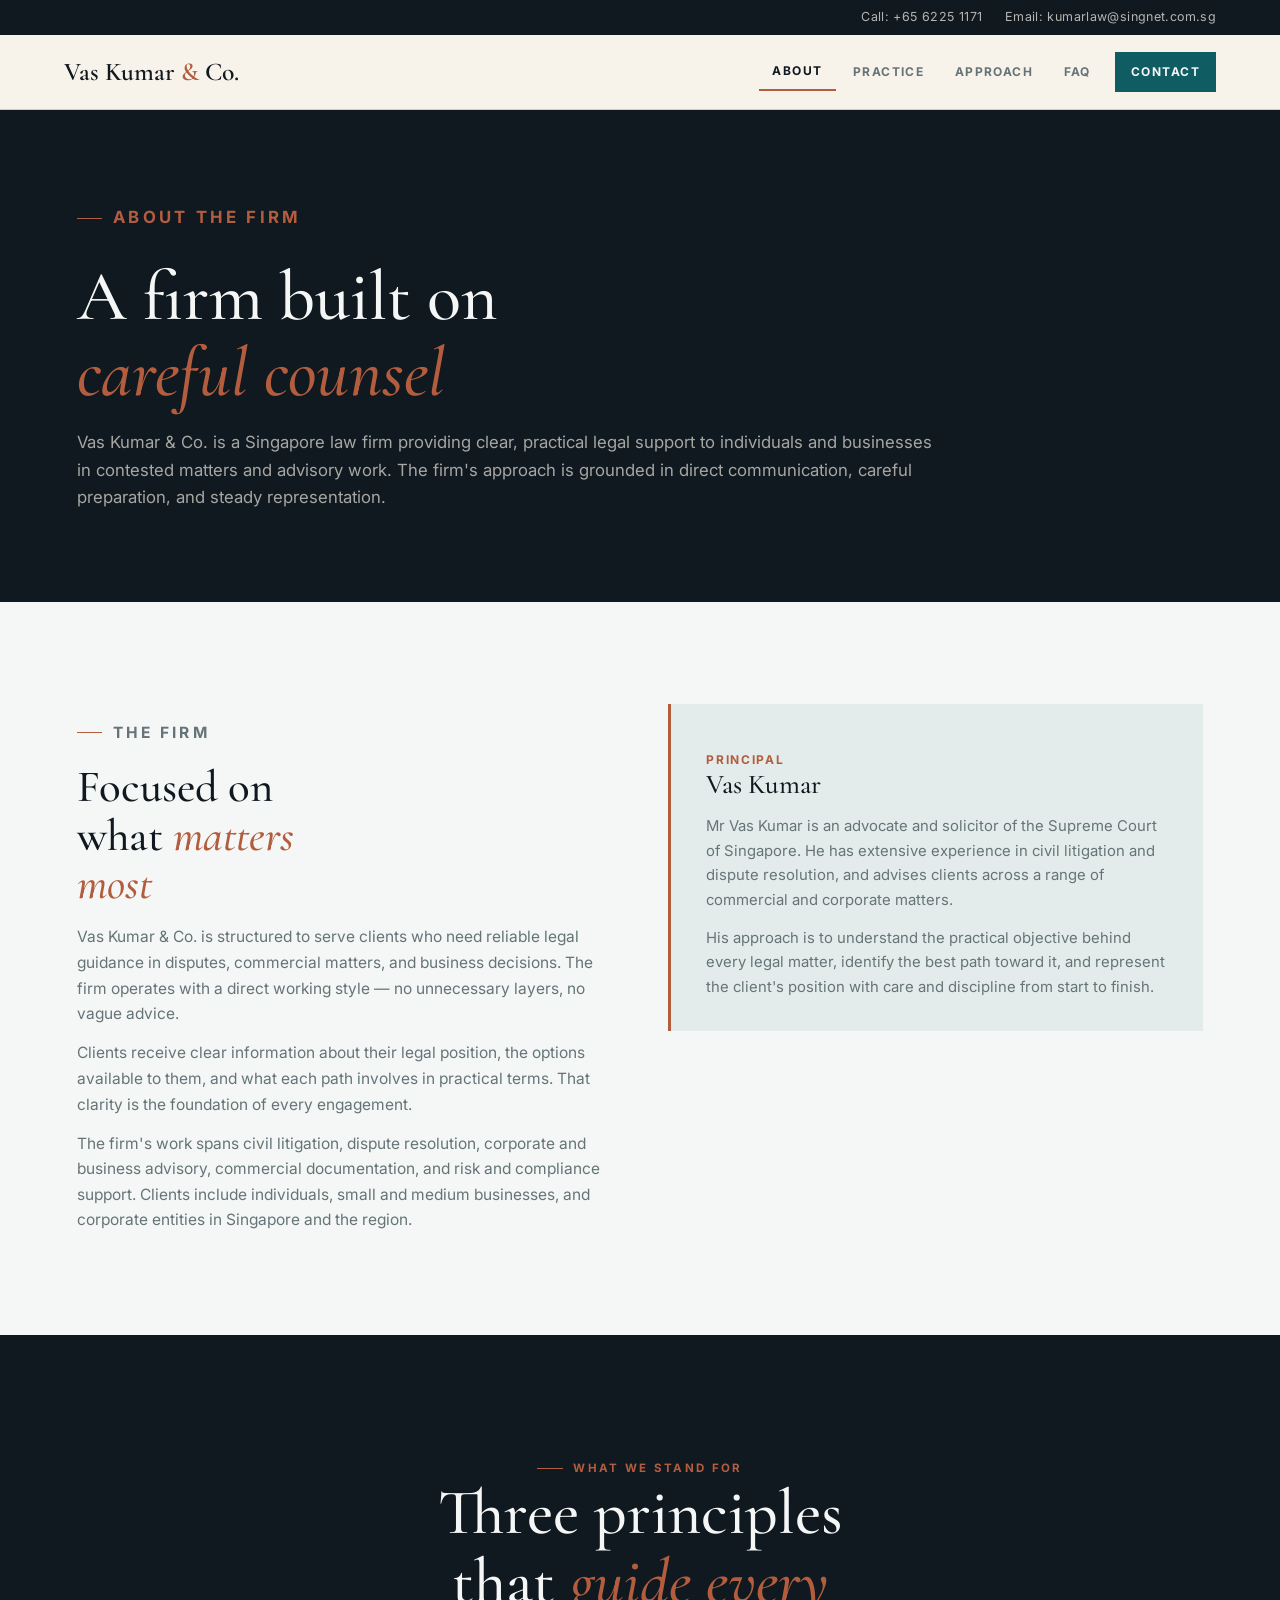
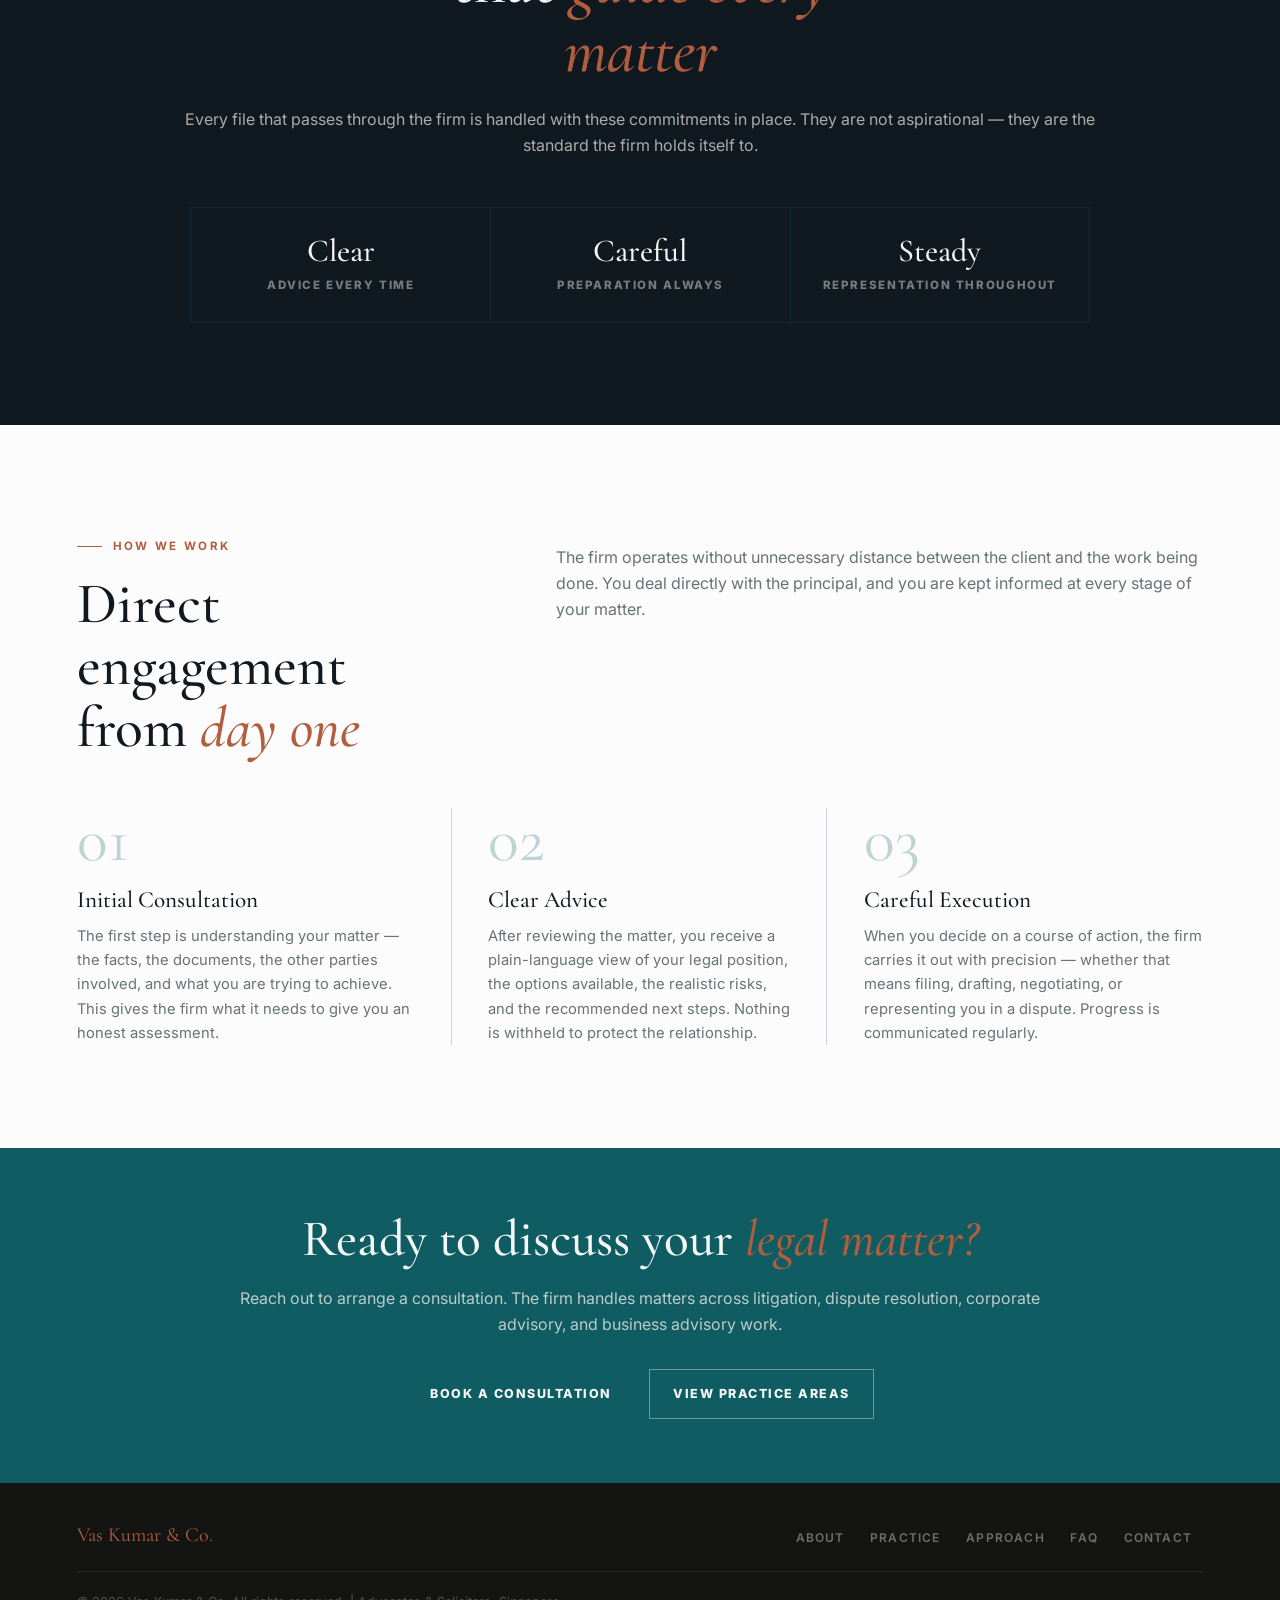
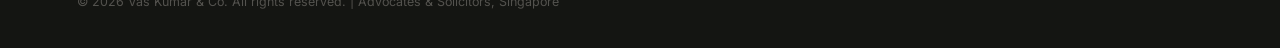
<file: about.html>
<!DOCTYPE html>
<html lang="en">
<head>
  <meta charset="UTF-8" />
  <meta name="viewport" content="width=device-width, initial-scale=1.0" />
  <title>About The Firm | Vas Kumar & Co.</title>
  <meta name="description" content="Learn about Vas Kumar & Co., a Singapore law firm focused on litigation, dispute resolution, and corporate and business advisory." />
  <link rel="preconnect" href="https://fonts.googleapis.com" />
  <link rel="preconnect" href="https://fonts.gstatic.com" crossorigin />
  <link href="https://fonts.googleapis.com/css2?family=Cormorant+Garamond:wght@400;500;600&family=Inter:wght@400;500;600;700&display=swap" rel="stylesheet" />
  <link rel="stylesheet" href="styles.css" />
</head>
<body>
  <a href="#main" class="skip-link">Skip to content</a>

  <div class="top-bar">
    <a href="tel:+6562251171">Call: +65 6225 1171</a>
    <a href="mailto:kumarlaw@singnet.com.sg">Email: kumarlaw@singnet.com.sg</a>
  </div>

  <nav class="site-nav" aria-label="Primary navigation">
    <a href="index.html" class="brand">Vas Kumar <span>&amp;</span> Co.</a>
    <button class="menu-toggle" type="button" aria-label="Toggle navigation" aria-expanded="false">
      <span></span><span></span><span></span>
    </button>
    <ul class="nav-links" id="navLinks">
      <li><a href="about.html" class="active">About</a></li>
      <li><a href="practice.html">Practice</a></li>
      <li><a href="approach.html">Approach</a></li>
      <li><a href="faq.html">FAQ</a></li>
      <li><a href="contact.html" class="nav-cta">Contact</a></li>
    </ul>
  </nav>

  <main id="main">
    <div class="page-hero">
      <p class="section-label">About The Firm</p>
      <h1>A firm built on <em>careful counsel</em></h1>
      <p>Vas Kumar & Co. is a Singapore law firm providing clear, practical legal support to individuals and businesses in contested matters and advisory work. The firm's approach is grounded in direct communication, careful preparation, and steady representation.</p>
    </div>

    <section>
      <div class="about-body reveal">
        <div>
          <p class="section-label">The Firm</p>
          <h2 class="section-heading">Focused on what <em>matters most</em></h2>
          <p>Vas Kumar & Co. is structured to serve clients who need reliable legal guidance in disputes, commercial matters, and business decisions. The firm operates with a direct working style — no unnecessary layers, no vague advice.</p>
          <p>Clients receive clear information about their legal position, the options available to them, and what each path involves in practical terms. That clarity is the foundation of every engagement.</p>
          <p>The firm's work spans civil litigation, dispute resolution, corporate and business advisory, commercial documentation, and risk and compliance support. Clients include individuals, small and medium businesses, and corporate entities in Singapore and the region.</p>
        </div>
        <div>
          <div class="principal-block reveal">
            <p class="role">Principal</p>
            <h3>Vas Kumar</h3>
            <p>Mr Vas Kumar is an advocate and solicitor of the Supreme Court of Singapore. He has extensive experience in civil litigation and dispute resolution, and advises clients across a range of commercial and corporate matters.</p>
            <p>His approach is to understand the practical objective behind every legal matter, identify the best path toward it, and represent the client's position with care and discipline from start to finish.</p>
          </div>
        </div>
      </div>
    </section>

    <section class="about">
      <p class="section-label">What We Stand For</p>
      <h2>Three principles that <em>guide every matter</em></h2>
      <p>Every file that passes through the firm is handled with these commitments in place. They are not aspirational — they are the standard the firm holds itself to.</p>
      <div class="cred-row" aria-label="Firm values">
        <div class="cred">
          <strong>Clear</strong>
          <span>Advice Every Time</span>
        </div>
        <div class="cred">
          <strong>Careful</strong>
          <span>Preparation Always</span>
        </div>
        <div class="cred">
          <strong>Steady</strong>
          <span>Representation Throughout</span>
        </div>
      </div>
    </section>

    <section style="background:var(--mist)">
      <div class="practice-header">
        <div>
          <p class="section-label">How We Work</p>
          <h2 class="section-heading">Direct engagement from <em>day one</em></h2>
        </div>
        <p class="section-intro">The firm operates without unnecessary distance between the client and the work being done. You deal directly with the principal, and you are kept informed at every stage of your matter.</p>
      </div>
      <div class="process-grid" style="margin-top:3rem">
        <article class="process-step reveal">
          <div class="step-number">01</div>
          <h3>Initial Consultation</h3>
          <p>The first step is understanding your matter — the facts, the documents, the other parties involved, and what you are trying to achieve. This gives the firm what it needs to give you an honest assessment.</p>
        </article>
        <article class="process-step reveal">
          <div class="step-number">02</div>
          <h3>Clear Advice</h3>
          <p>After reviewing the matter, you receive a plain-language view of your legal position, the options available, the realistic risks, and the recommended next steps. Nothing is withheld to protect the relationship.</p>
        </article>
        <article class="process-step reveal">
          <div class="step-number">03</div>
          <h3>Careful Execution</h3>
          <p>When you decide on a course of action, the firm carries it out with precision — whether that means filing, drafting, negotiating, or representing you in a dispute. Progress is communicated regularly.</p>
        </article>
      </div>
    </section>

    <div class="cta-band reveal">
      <h2>Ready to discuss your <em>legal matter?</em></h2>
      <p>Reach out to arrange a consultation. The firm handles matters across litigation, dispute resolution, corporate advisory, and business advisory work.</p>
      <div class="button-row" style="justify-content:center">
        <a href="contact.html" class="button button-primary">Book a Consultation</a>
        <a href="practice.html" class="button button-secondary">View Practice Areas</a>
      </div>
    </div>
  </main>

  <footer>
    <div class="footer-inner">
      <div class="footer-brand">Vas Kumar & Co.</div>
      <ul class="footer-nav">
        <li><a href="about.html">About</a></li>
        <li><a href="practice.html">Practice</a></li>
        <li><a href="approach.html">Approach</a></li>
        <li><a href="faq.html">FAQ</a></li>
        <li><a href="contact.html">Contact</a></li>
      </ul>
    </div>
    <p class="footer-copy">&copy; 2026 Vas Kumar & Co. All rights reserved. | Advocates & Solicitors, Singapore</p>
  </footer>

  <button class="back-to-top" type="button" aria-label="Back to top">&uarr;</button>

  <script src="scripts.js"></script>
</body>
</html>
</file>
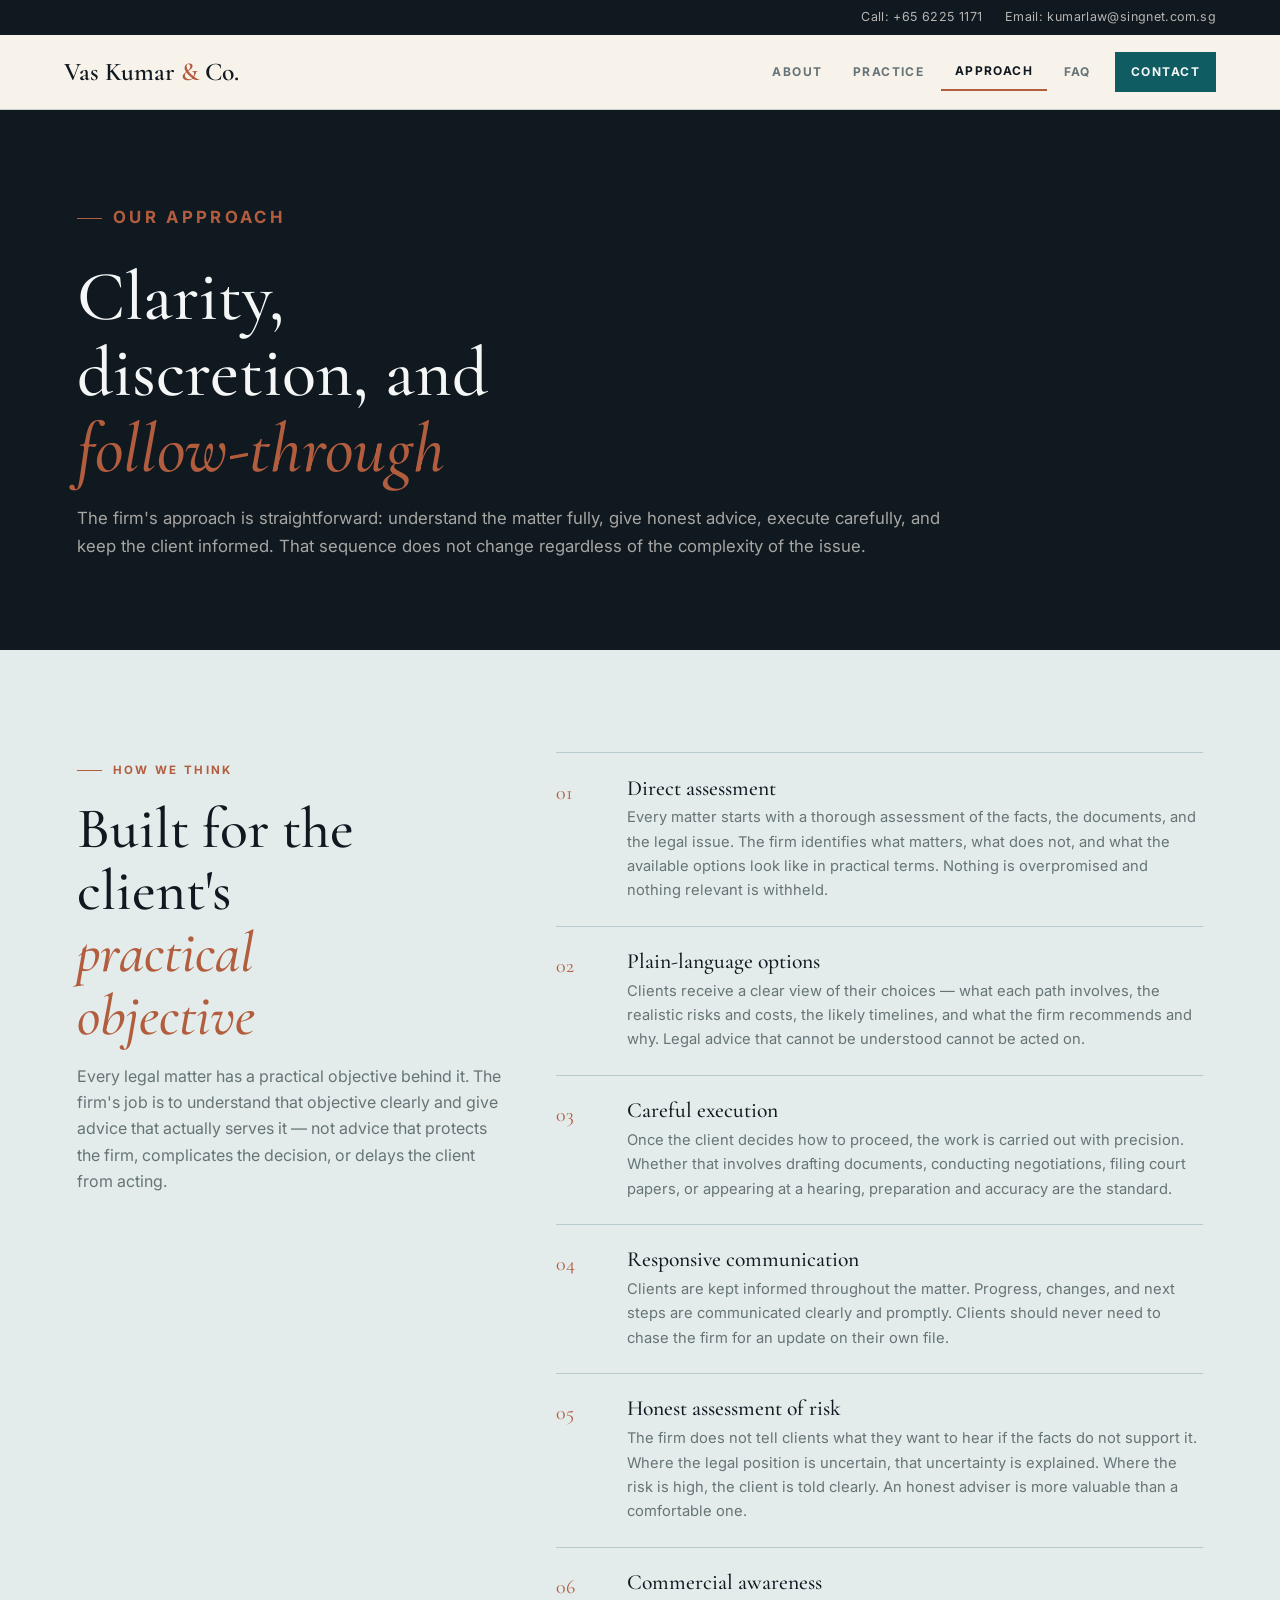
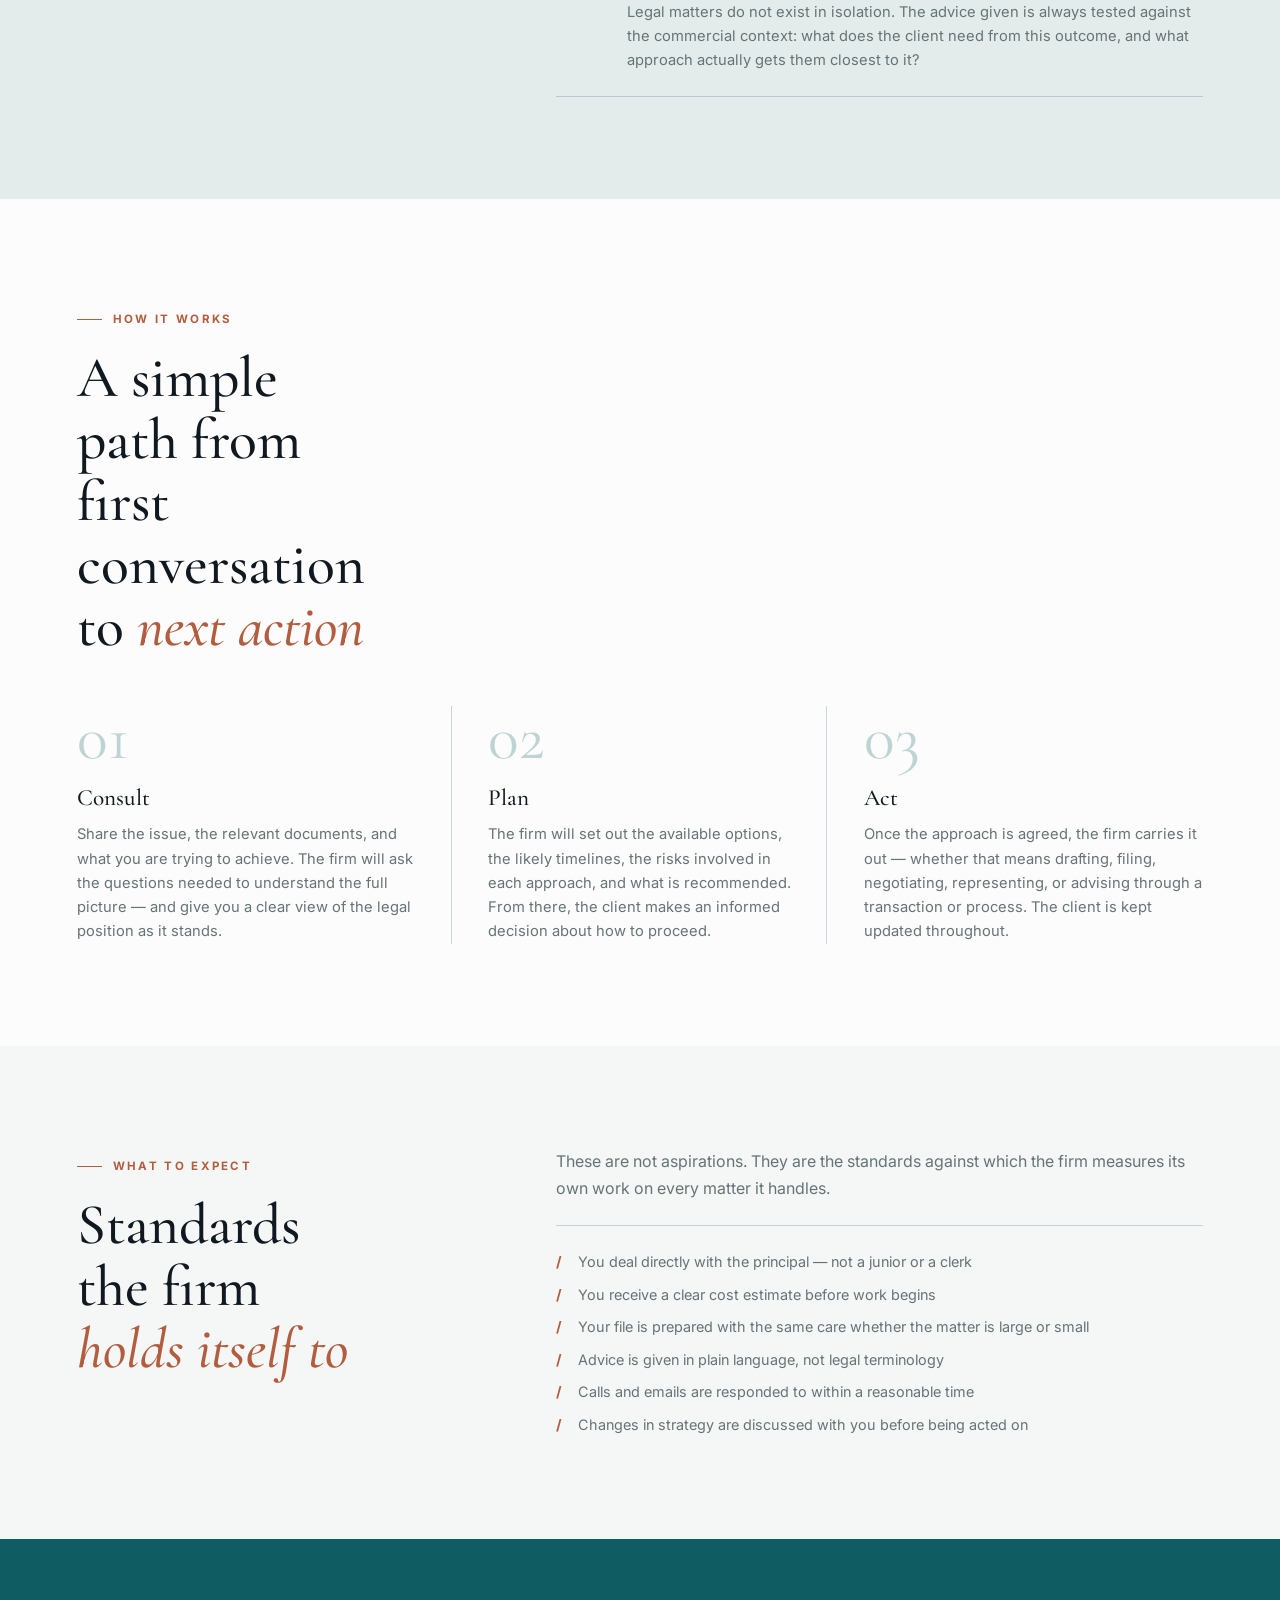
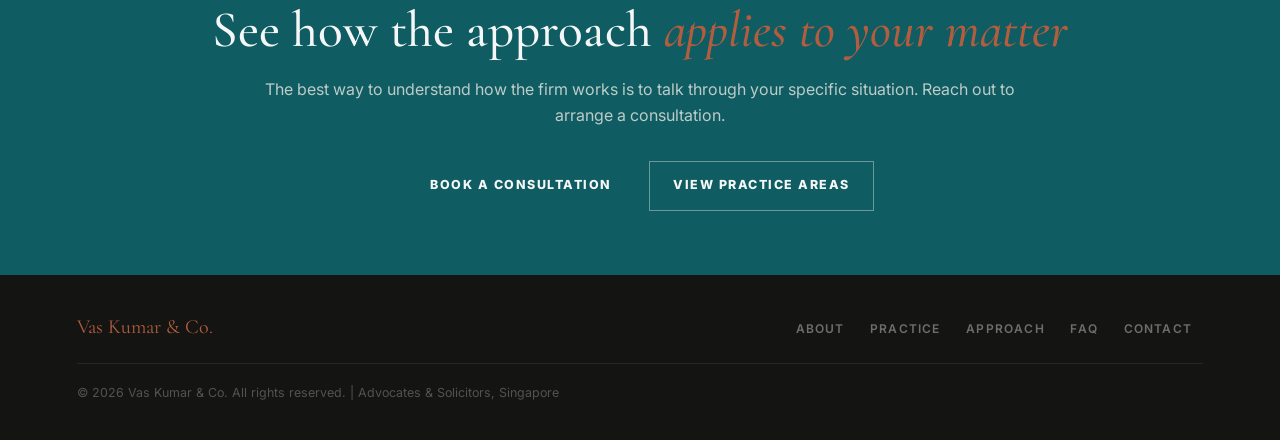
<file: approach.html>
<!DOCTYPE html>
<html lang="en">
<head>
  <meta charset="UTF-8" />
  <meta name="viewport" content="width=device-width, initial-scale=1.0" />
  <title>Our Approach | Vas Kumar & Co.</title>
  <meta name="description" content="Understand how Vas Kumar & Co. approaches litigation, dispute resolution, and advisory work — clear advice, careful execution, and steady representation." />
  <link rel="preconnect" href="https://fonts.googleapis.com" />
  <link rel="preconnect" href="https://fonts.gstatic.com" crossorigin />
  <link href="https://fonts.googleapis.com/css2?family=Cormorant+Garamond:wght@400;500;600&family=Inter:wght@400;500;600;700&display=swap" rel="stylesheet" />
  <link rel="stylesheet" href="styles.css" />
</head>
<body>
  <a href="#main" class="skip-link">Skip to content</a>

  <div class="top-bar">
    <a href="tel:+6562251171">Call: +65 6225 1171</a>
    <a href="mailto:kumarlaw@singnet.com.sg">Email: kumarlaw@singnet.com.sg</a>
  </div>

  <nav class="site-nav" aria-label="Primary navigation">
    <a href="index.html" class="brand">Vas Kumar <span>&amp;</span> Co.</a>
    <button class="menu-toggle" type="button" aria-label="Toggle navigation" aria-expanded="false">
      <span></span><span></span><span></span>
    </button>
    <ul class="nav-links" id="navLinks">
      <li><a href="about.html">About</a></li>
      <li><a href="practice.html">Practice</a></li>
      <li><a href="approach.html" class="active">Approach</a></li>
      <li><a href="faq.html">FAQ</a></li>
      <li><a href="contact.html" class="nav-cta">Contact</a></li>
    </ul>
  </nav>

  <main id="main">
    <div class="page-hero">
      <p class="section-label">Our Approach</p>
      <h1>Clarity, discretion, and <em>follow-through</em></h1>
      <p>The firm's approach is straightforward: understand the matter fully, give honest advice, execute carefully, and keep the client informed. That sequence does not change regardless of the complexity of the issue.</p>
    </div>

    <section class="why">
      <div>
        <p class="section-label">How We Think</p>
        <h2 class="section-heading">Built for the client's <em>practical objective</em></h2>
        <p class="section-intro">Every legal matter has a practical objective behind it. The firm's job is to understand that objective clearly and give advice that actually serves it — not advice that protects the firm, complicates the decision, or delays the client from acting.</p>
      </div>
      <div class="why-list">
        <article class="why-item reveal">
          <div class="why-number">01</div>
          <div>
            <h3>Direct assessment</h3>
            <p>Every matter starts with a thorough assessment of the facts, the documents, and the legal issue. The firm identifies what matters, what does not, and what the available options look like in practical terms. Nothing is overpromised and nothing relevant is withheld.</p>
          </div>
        </article>
        <article class="why-item reveal">
          <div class="why-number">02</div>
          <div>
            <h3>Plain-language options</h3>
            <p>Clients receive a clear view of their choices — what each path involves, the realistic risks and costs, the likely timelines, and what the firm recommends and why. Legal advice that cannot be understood cannot be acted on.</p>
          </div>
        </article>
        <article class="why-item reveal">
          <div class="why-number">03</div>
          <div>
            <h3>Careful execution</h3>
            <p>Once the client decides how to proceed, the work is carried out with precision. Whether that involves drafting documents, conducting negotiations, filing court papers, or appearing at a hearing, preparation and accuracy are the standard.</p>
          </div>
        </article>
        <article class="why-item reveal">
          <div class="why-number">04</div>
          <div>
            <h3>Responsive communication</h3>
            <p>Clients are kept informed throughout the matter. Progress, changes, and next steps are communicated clearly and promptly. Clients should never need to chase the firm for an update on their own file.</p>
          </div>
        </article>
        <article class="why-item reveal">
          <div class="why-number">05</div>
          <div>
            <h3>Honest assessment of risk</h3>
            <p>The firm does not tell clients what they want to hear if the facts do not support it. Where the legal position is uncertain, that uncertainty is explained. Where the risk is high, the client is told clearly. An honest adviser is more valuable than a comfortable one.</p>
          </div>
        </article>
        <article class="why-item reveal">
          <div class="why-number">06</div>
          <div>
            <h3>Commercial awareness</h3>
            <p>Legal matters do not exist in isolation. The advice given is always tested against the commercial context: what does the client need from this outcome, and what approach actually gets them closest to it?</p>
          </div>
        </article>
      </div>
    </section>

    <section class="process">
      <p class="section-label">How It Works</p>
      <h2 class="section-heading">A simple path from first conversation to <em>next action</em></h2>
      <div class="process-grid">
        <article class="process-step reveal">
          <div class="step-number">01</div>
          <h3>Consult</h3>
          <p>Share the issue, the relevant documents, and what you are trying to achieve. The firm will ask the questions needed to understand the full picture — and give you a clear view of the legal position as it stands.</p>
        </article>
        <article class="process-step reveal">
          <div class="step-number">02</div>
          <h3>Plan</h3>
          <p>The firm will set out the available options, the likely timelines, the risks involved in each approach, and what is recommended. From there, the client makes an informed decision about how to proceed.</p>
        </article>
        <article class="process-step reveal">
          <div class="step-number">03</div>
          <h3>Act</h3>
          <p>Once the approach is agreed, the firm carries it out — whether that means drafting, filing, negotiating, representing, or advising through a transaction or process. The client is kept updated throughout.</p>
        </article>
      </div>
    </section>

    <section style="background:var(--paper)">
      <div class="practice-header">
        <div>
          <p class="section-label">What To Expect</p>
          <h2 class="section-heading">Standards the firm <em>holds itself to</em></h2>
        </div>
        <div>
          <p class="section-intro" style="margin-top:0">These are not aspirations. They are the standards against which the firm measures its own work on every matter it handles.</p>
          <ul class="practice-points" style="margin-top:1.5rem;border-top:1px solid var(--line);padding-top:1.5rem">
            <li>You deal directly with the principal — not a junior or a clerk</li>
            <li>You receive a clear cost estimate before work begins</li>
            <li>Your file is prepared with the same care whether the matter is large or small</li>
            <li>Advice is given in plain language, not legal terminology</li>
            <li>Calls and emails are responded to within a reasonable time</li>
            <li>Changes in strategy are discussed with you before being acted on</li>
          </ul>
        </div>
      </div>
    </section>

    <div class="cta-band reveal">
      <h2>See how the approach <em>applies to your matter</em></h2>
      <p>The best way to understand how the firm works is to talk through your specific situation. Reach out to arrange a consultation.</p>
      <div class="button-row" style="justify-content:center">
        <a href="contact.html" class="button button-primary">Book a Consultation</a>
        <a href="practice.html" class="button button-secondary">View Practice Areas</a>
      </div>
    </div>
  </main>

  <footer>
    <div class="footer-inner">
      <div class="footer-brand">Vas Kumar & Co.</div>
      <ul class="footer-nav">
        <li><a href="about.html">About</a></li>
        <li><a href="practice.html">Practice</a></li>
        <li><a href="approach.html">Approach</a></li>
        <li><a href="faq.html">FAQ</a></li>
        <li><a href="contact.html">Contact</a></li>
      </ul>
    </div>
    <p class="footer-copy">&copy; 2026 Vas Kumar & Co. All rights reserved. | Advocates & Solicitors, Singapore</p>
  </footer>

  <button class="back-to-top" type="button" aria-label="Back to top">&uarr;</button>

  <script src="scripts.js"></script>
</body>
</html>
</file>
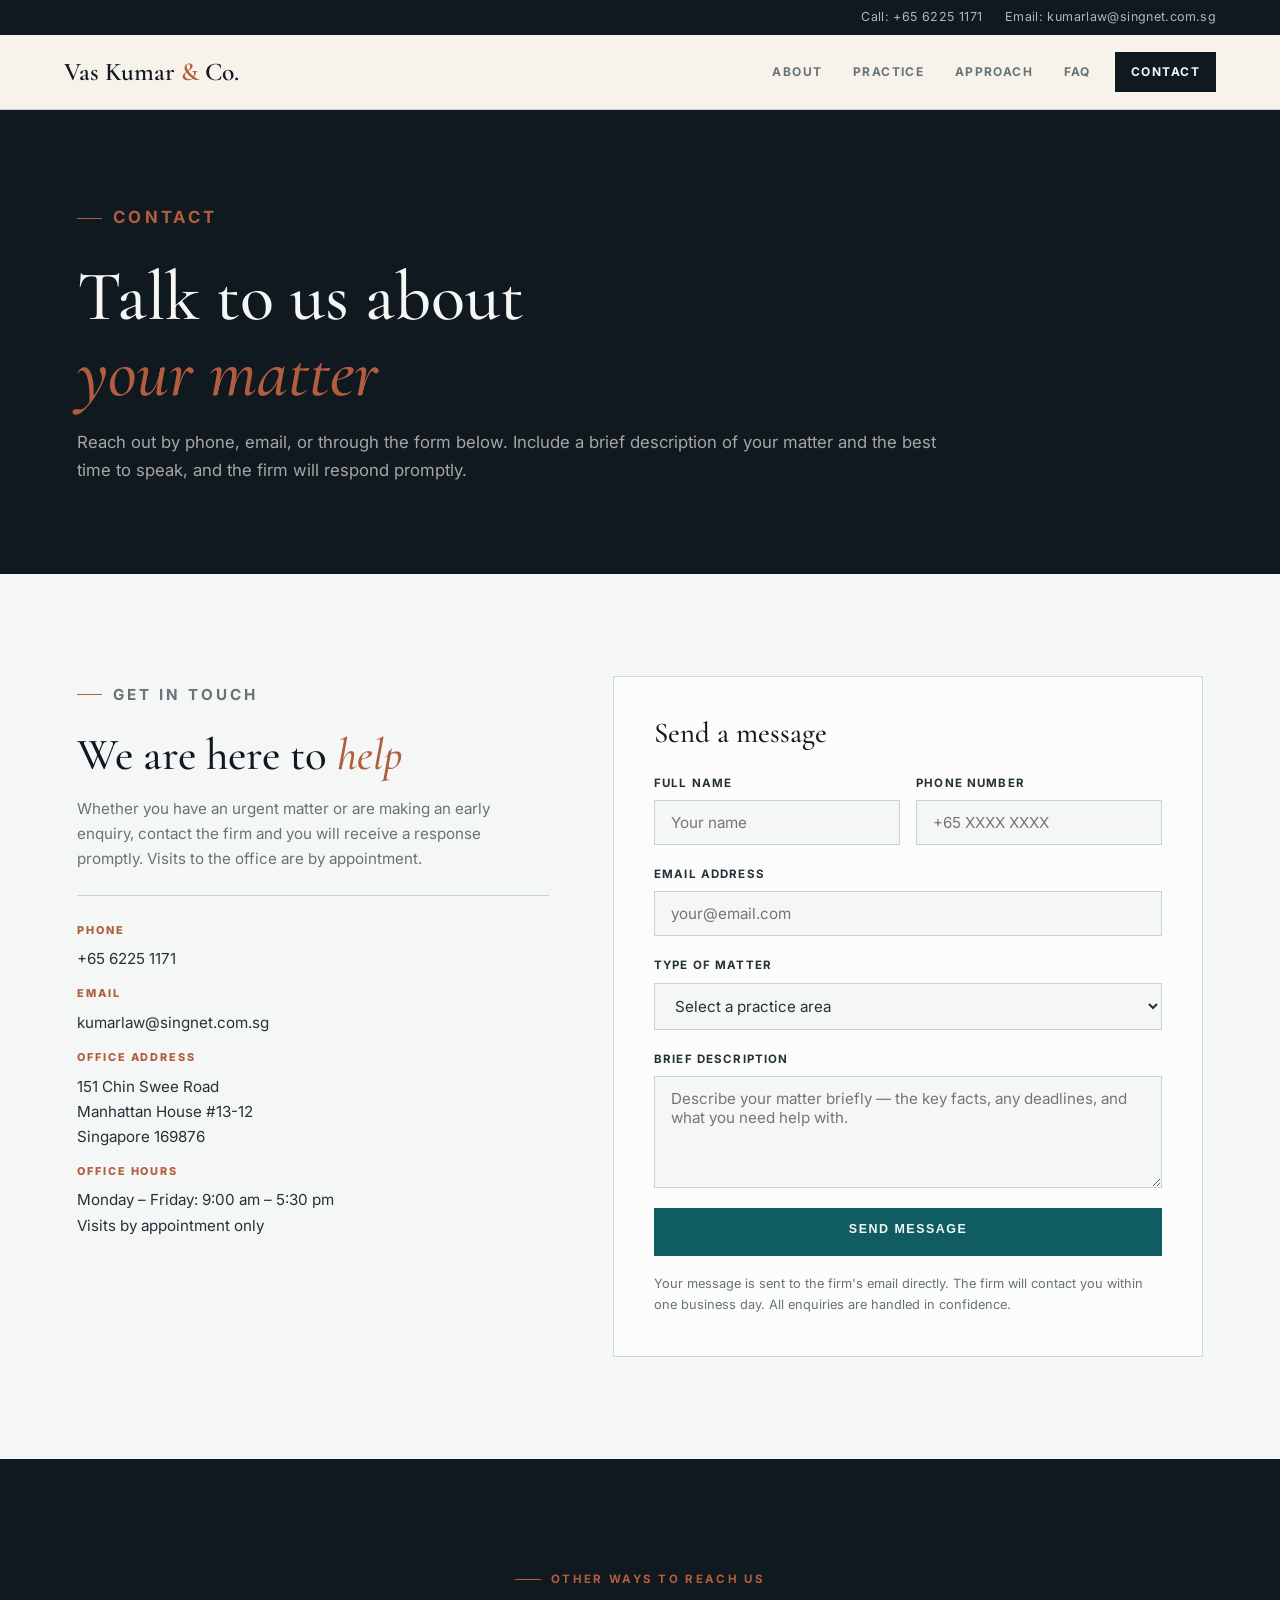
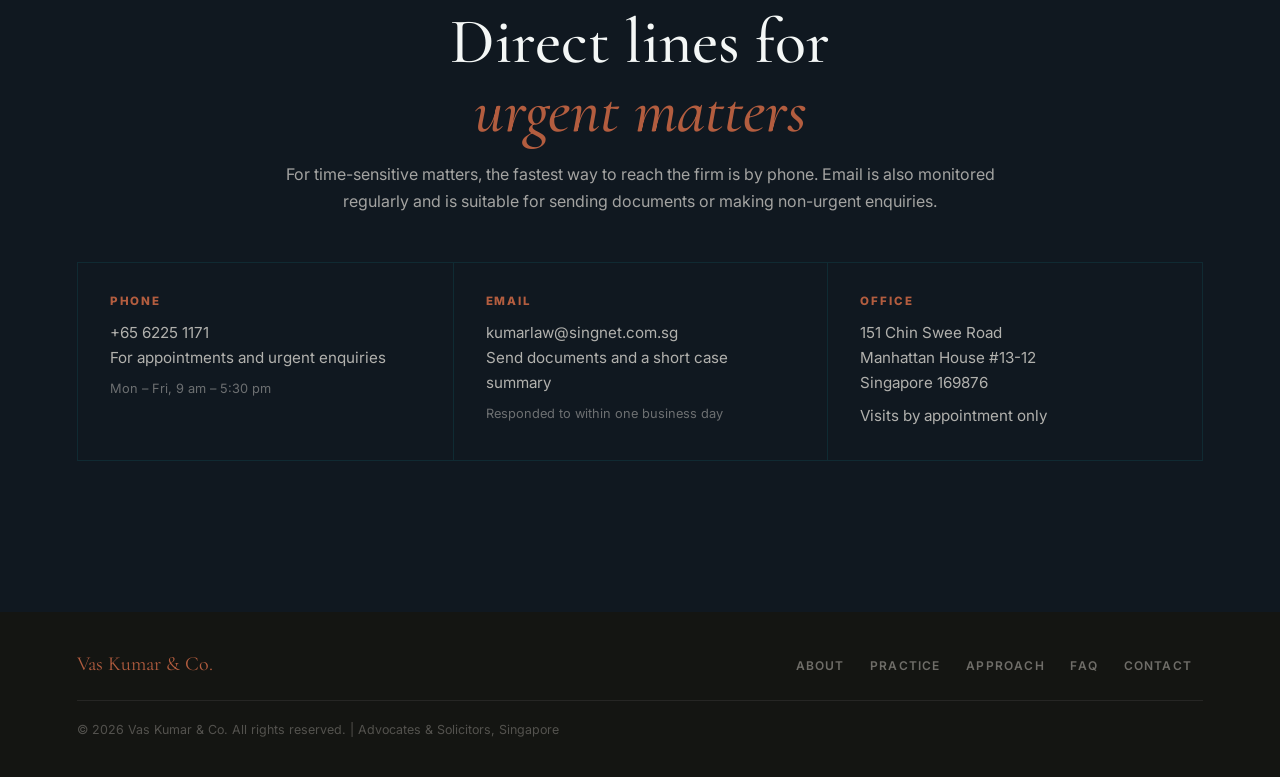
<file: contact.html>
<!DOCTYPE html>
<html lang="en">
<head>
  <meta charset="UTF-8" />
  <meta name="viewport" content="width=device-width, initial-scale=1.0" />
  <title>Contact | Vas Kumar & Co.</title>
  <meta name="description" content="Contact Vas Kumar & Co. to arrange a consultation for litigation, dispute resolution, corporate advisory, or business advisory matters." />
  <link rel="preconnect" href="https://fonts.googleapis.com" />
  <link rel="preconnect" href="https://fonts.gstatic.com" crossorigin />
  <link href="https://fonts.googleapis.com/css2?family=Cormorant+Garamond:wght@400;500;600&family=Inter:wght@400;500;600;700&display=swap" rel="stylesheet" />
  <link rel="stylesheet" href="styles.css" />
</head>
<body>
  <a href="#main" class="skip-link">Skip to content</a>

  <div class="top-bar">
    <a href="tel:+6562251171">Call: +65 6225 1171</a>
    <a href="mailto:kumarlaw@singnet.com.sg">Email: kumarlaw@singnet.com.sg</a>
  </div>

  <nav class="site-nav" aria-label="Primary navigation">
    <a href="index.html" class="brand">Vas Kumar <span>&amp;</span> Co.</a>
    <button class="menu-toggle" type="button" aria-label="Toggle navigation" aria-expanded="false">
      <span></span><span></span><span></span>
    </button>
    <ul class="nav-links" id="navLinks">
      <li><a href="about.html">About</a></li>
      <li><a href="practice.html">Practice</a></li>
      <li><a href="approach.html">Approach</a></li>
      <li><a href="faq.html">FAQ</a></li>
      <li><a href="contact.html" class="nav-cta active">Contact</a></li>
    </ul>
  </nav>

  <main id="main">
    <div class="page-hero">
      <p class="section-label">Contact</p>
      <h1>Talk to us about <em>your matter</em></h1>
      <p>Reach out by phone, email, or through the form below. Include a brief description of your matter and the best time to speak, and the firm will respond promptly.</p>
    </div>

    <section class="contact-page">
      <div class="contact-page-grid">
        <div class="contact-info">
          <p class="section-label">Get In Touch</p>
          <h2>We are here to <em>help</em></h2>
          <p>Whether you have an urgent matter or are making an early enquiry, contact the firm and you will receive a response promptly. Visits to the office are by appointment.</p>

          <div class="contact-detail">
            <div class="contact-detail-item">
              <span class="contact-detail-label">Phone</span>
              <span class="contact-detail-value"><a href="tel:+6562251171">+65 6225 1171</a></span>
            </div>
            <div class="contact-detail-item">
              <span class="contact-detail-label">Email</span>
              <span class="contact-detail-value"><a href="mailto:kumarlaw@singnet.com.sg">kumarlaw@singnet.com.sg</a></span>
            </div>
            <div class="contact-detail-item">
              <span class="contact-detail-label">Office Address</span>
              <span class="contact-detail-value">
                151 Chin Swee Road<br />
                Manhattan House #13-12<br />
                Singapore 169876
              </span>
            </div>
            <div class="contact-detail-item">
              <span class="contact-detail-label">Office Hours</span>
              <span class="contact-detail-value">
                Monday – Friday: 9:00 am – 5:30 pm<br />
                Visits by appointment only
              </span>
            </div>
          </div>
        </div>

        <div class="contact-form-block reveal">
          <h3>Send a message</h3>
          <form action="mailto:kumarlaw@singnet.com.sg" method="post" enctype="text/plain" novalidate>
            <div class="form-row">
              <div class="form-group">
                <label for="name">Full Name</label>
                <input type="text" id="name" name="name" placeholder="Your name" autocomplete="name" />
              </div>
              <div class="form-group">
                <label for="phone">Phone Number</label>
                <input type="tel" id="phone" name="phone" placeholder="+65 XXXX XXXX" autocomplete="tel" />
              </div>
            </div>
            <div class="form-group">
              <label for="email">Email Address</label>
              <input type="email" id="email" name="email" placeholder="your@email.com" autocomplete="email" />
            </div>
            <div class="form-group">
              <label for="matter">Type of Matter</label>
              <select id="matter" name="matter">
                <option value="" disabled selected>Select a practice area</option>
                <option value="litigation">Litigation</option>
                <option value="dispute">Dispute Resolution</option>
                <option value="corporate">Corporate Advisory</option>
                <option value="business">Business Advisory</option>
                <option value="documents">Commercial Documentation</option>
                <option value="compliance">Risk &amp; Compliance</option>
                <option value="other">Other / Not Sure</option>
              </select>
            </div>
            <div class="form-group">
              <label for="message">Brief Description</label>
              <textarea id="message" name="message" placeholder="Describe your matter briefly — the key facts, any deadlines, and what you need help with."></textarea>
            </div>
            <button type="submit" class="button button-primary" style="width:100%">Send Message</button>
            <p class="form-note">Your message is sent to the firm's email directly. The firm will contact you within one business day. All enquiries are handled in confidence.</p>
          </form>
        </div>
      </div>
    </section>

    <section class="contact">
      <p class="section-label">Other Ways To Reach Us</p>
      <h2>Direct lines for <em>urgent matters</em></h2>
      <p class="section-intro">For time-sensitive matters, the fastest way to reach the firm is by phone. Email is also monitored regularly and is suitable for sending documents or making non-urgent enquiries.</p>
      <div class="contact-grid">
        <div class="contact-card">
          <h3>Phone</h3>
          <a href="tel:+6562251171">+65 6225 1171</a>
          <p>For appointments and urgent enquiries</p>
          <p style="margin-top:.5rem;font-size:.8rem;color:rgba(247,242,234,.4)">Mon – Fri, 9 am – 5:30 pm</p>
        </div>
        <div class="contact-card">
          <h3>Email</h3>
          <a href="mailto:kumarlaw@singnet.com.sg">kumarlaw@singnet.com.sg</a>
          <p>Send documents and a short case summary</p>
          <p style="margin-top:.5rem;font-size:.8rem;color:rgba(247,242,234,.4)">Responded to within one business day</p>
        </div>
        <div class="contact-card">
          <h3>Office</h3>
          <p>151 Chin Swee Road<br />Manhattan House #13-12<br />Singapore 169876</p>
          <p style="margin-top:.5rem">Visits by appointment only</p>
        </div>
      </div>
    </section>
  </main>

  <footer>
    <div class="footer-inner">
      <div class="footer-brand">Vas Kumar & Co.</div>
      <ul class="footer-nav">
        <li><a href="about.html">About</a></li>
        <li><a href="practice.html">Practice</a></li>
        <li><a href="approach.html">Approach</a></li>
        <li><a href="faq.html">FAQ</a></li>
        <li><a href="contact.html">Contact</a></li>
      </ul>
    </div>
    <p class="footer-copy">&copy; 2026 Vas Kumar & Co. All rights reserved. | Advocates & Solicitors, Singapore</p>
  </footer>

  <button class="back-to-top" type="button" aria-label="Back to top">&uarr;</button>

  <script src="scripts.js"></script>
</body>
</html>
</file>
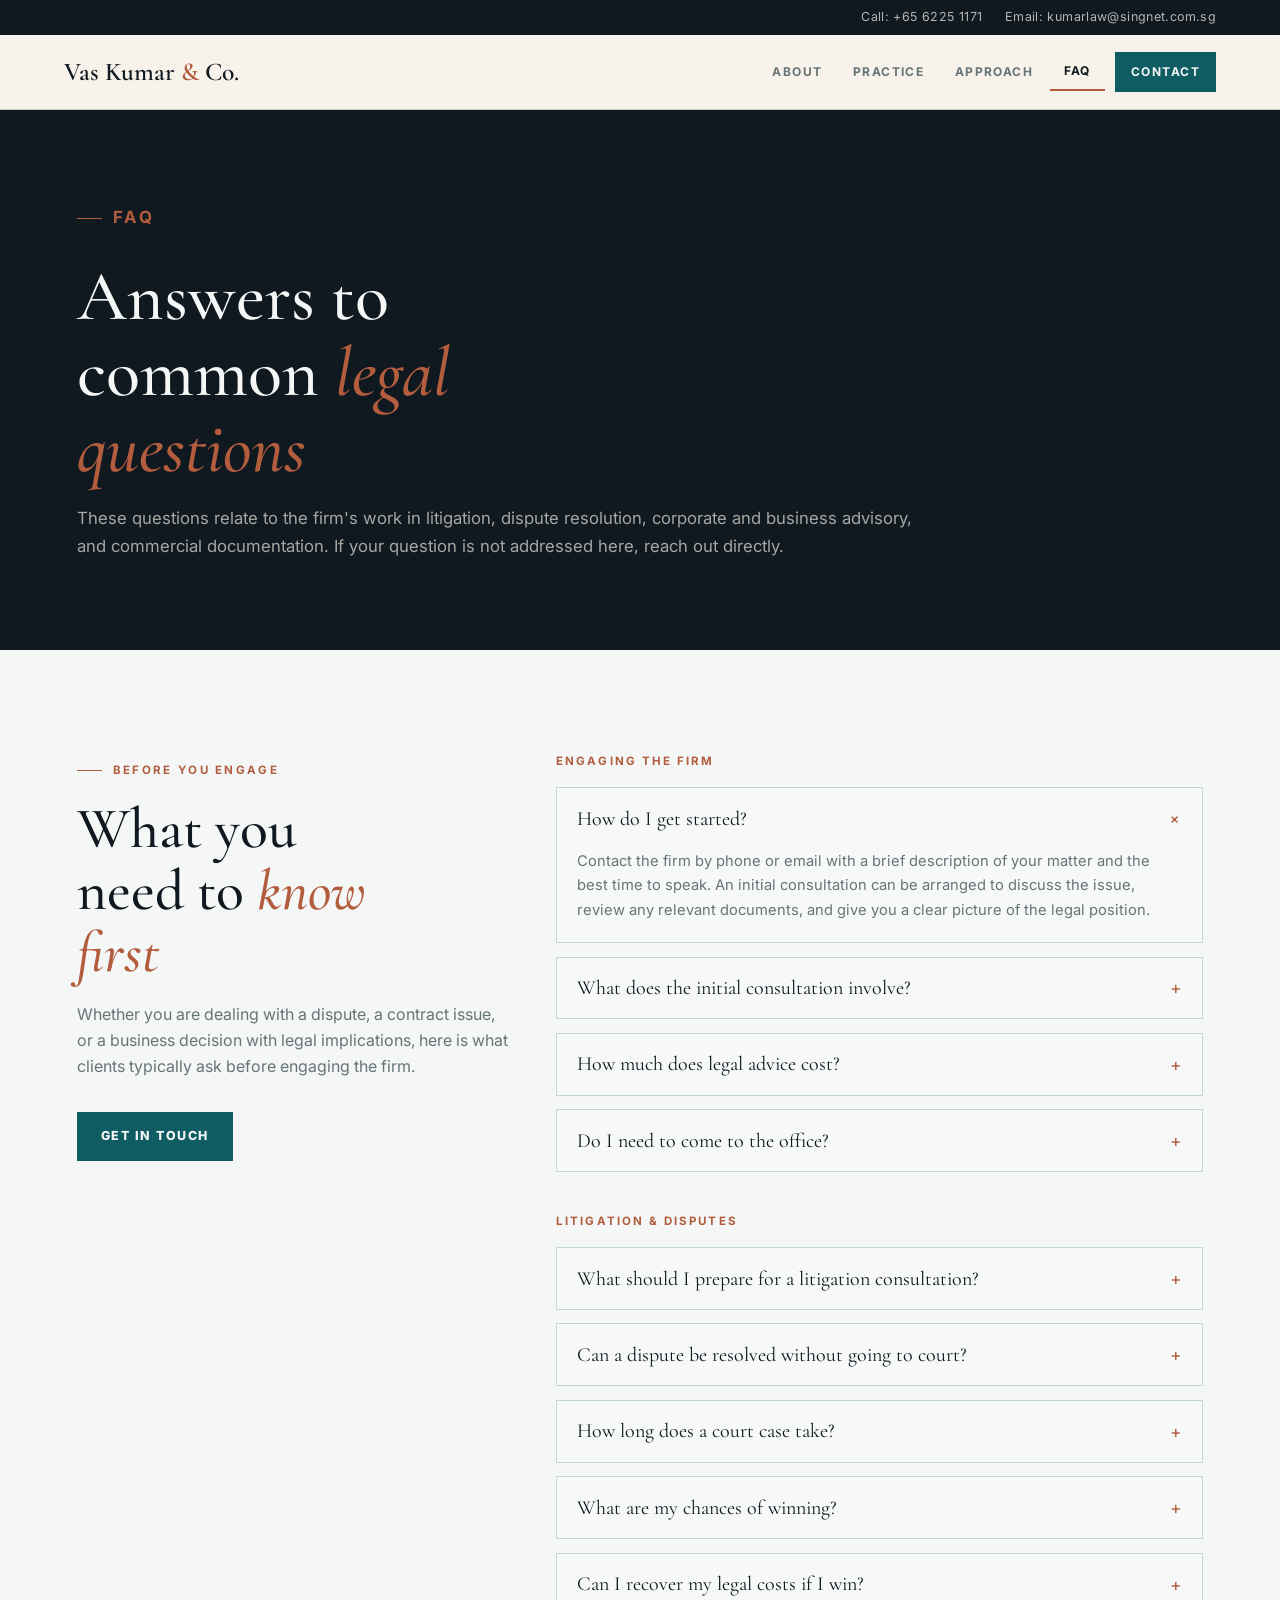
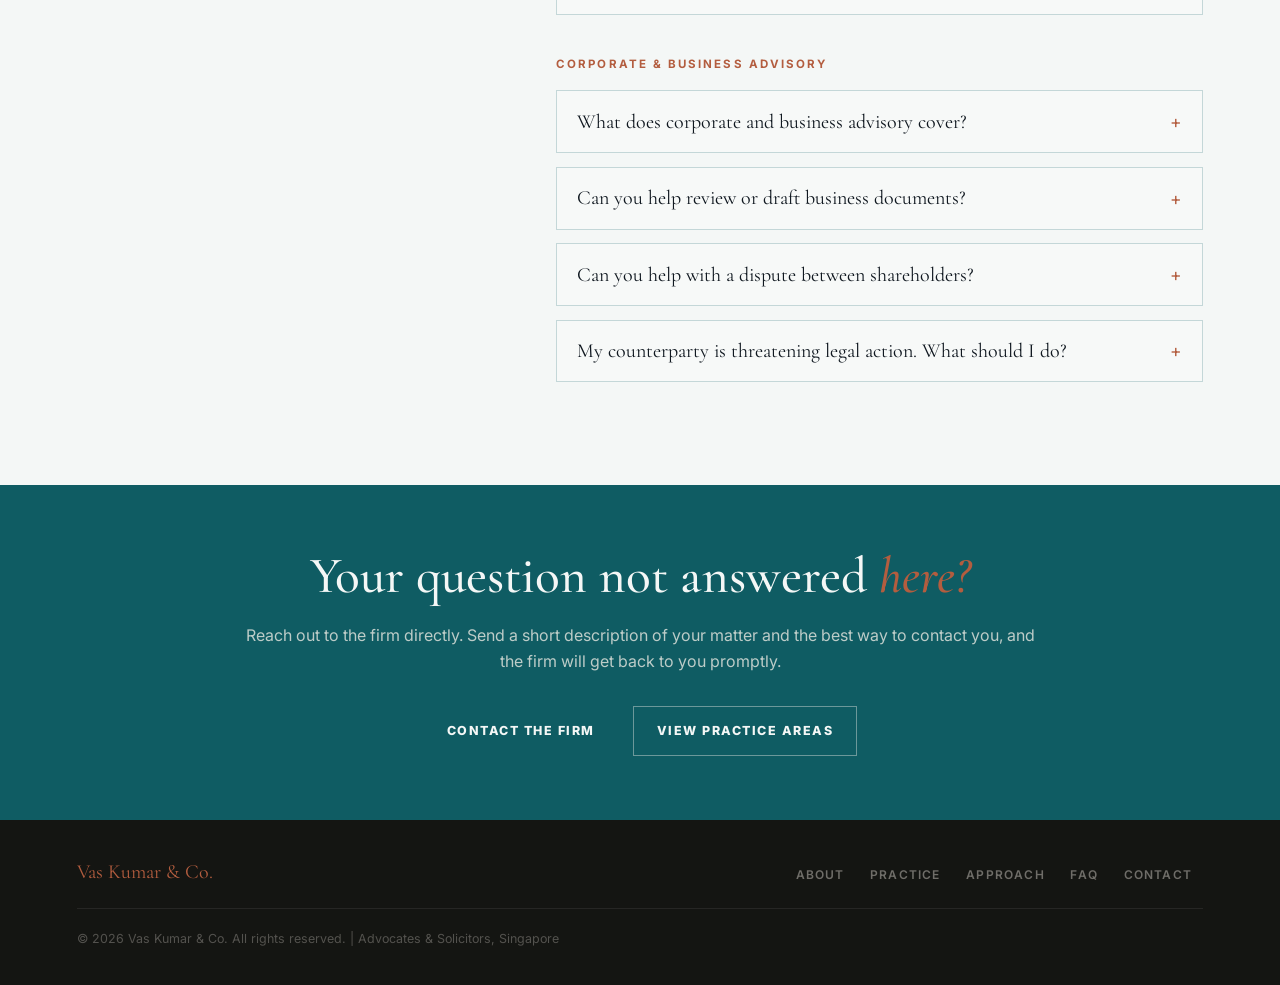
<file: faq.html>
<!DOCTYPE html>
<html lang="en">
<head>
  <meta charset="UTF-8" />
  <meta name="viewport" content="width=device-width, initial-scale=1.0" />
  <title>FAQ | Vas Kumar & Co.</title>
  <meta name="description" content="Frequently asked questions about engaging Vas Kumar & Co. for litigation, dispute resolution, corporate advisory, and business advisory matters." />
  <link rel="preconnect" href="https://fonts.googleapis.com" />
  <link rel="preconnect" href="https://fonts.gstatic.com" crossorigin />
  <link href="https://fonts.googleapis.com/css2?family=Cormorant+Garamond:wght@400;500;600&family=Inter:wght@400;500;600;700&display=swap" rel="stylesheet" />
  <link rel="stylesheet" href="styles.css" />
</head>
<body>
  <a href="#main" class="skip-link">Skip to content</a>

  <div class="top-bar">
    <a href="tel:+6562251171">Call: +65 6225 1171</a>
    <a href="mailto:kumarlaw@singnet.com.sg">Email: kumarlaw@singnet.com.sg</a>
  </div>

  <nav class="site-nav" aria-label="Primary navigation">
    <a href="index.html" class="brand">Vas Kumar <span>&amp;</span> Co.</a>
    <button class="menu-toggle" type="button" aria-label="Toggle navigation" aria-expanded="false">
      <span></span><span></span><span></span>
    </button>
    <ul class="nav-links" id="navLinks">
      <li><a href="about.html">About</a></li>
      <li><a href="practice.html">Practice</a></li>
      <li><a href="approach.html">Approach</a></li>
      <li><a href="faq.html" class="active">FAQ</a></li>
      <li><a href="contact.html" class="nav-cta">Contact</a></li>
    </ul>
  </nav>

  <main id="main">
    <div class="page-hero">
      <p class="section-label">FAQ</p>
      <h1>Answers to common <em>legal questions</em></h1>
      <p>These questions relate to the firm's work in litigation, dispute resolution, corporate and business advisory, and commercial documentation. If your question is not addressed here, reach out directly.</p>
    </div>

    <section class="faq">
      <div class="faq-layout">
        <div>
          <p class="section-label">Before You Engage</p>
          <h2 class="section-heading">What you need to <em>know first</em></h2>
          <p class="section-intro">Whether you are dealing with a dispute, a contract issue, or a business decision with legal implications, here is what clients typically ask before engaging the firm.</p>
          <div class="button-row" style="margin-top:2rem">
            <a href="contact.html" class="button button-primary">Get In Touch</a>
          </div>
        </div>

        <div>
          <p class="faq-category">Engaging The Firm</p>
          <div class="faq-list">
            <article class="faq-item open">
              <button class="faq-question" type="button">How do I get started?<span>+</span></button>
              <div class="faq-answer">
                <div class="faq-answer-inner">Contact the firm by phone or email with a brief description of your matter and the best time to speak. An initial consultation can be arranged to discuss the issue, review any relevant documents, and give you a clear picture of the legal position.</div>
              </div>
            </article>
            <article class="faq-item">
              <button class="faq-question" type="button">What does the initial consultation involve?<span>+</span></button>
              <div class="faq-answer">
                <div class="faq-answer-inner">The consultation is a focused discussion about your matter. You describe the situation, share relevant documents if you have them, and the firm gives you an honest view of the legal position and the available options. It is an opportunity for both sides to assess the matter and how the firm can help.</div>
              </div>
            </article>
            <article class="faq-item">
              <button class="faq-question" type="button">How much does legal advice cost?<span>+</span></button>
              <div class="faq-answer">
                <div class="faq-answer-inner">Costs vary depending on the nature and complexity of the matter. The firm provides a clear cost estimate before work begins so there are no surprises. Fees may be structured on a fixed-fee basis, an hourly rate, or a combination, depending on the type of work involved.</div>
              </div>
            </article>
            <article class="faq-item">
              <button class="faq-question" type="button">Do I need to come to the office?<span>+</span></button>
              <div class="faq-answer">
                <div class="faq-answer-inner">Not necessarily. Many matters can be handled by phone, email, and video conference, particularly in the early stages. In-person meetings at the office are by appointment and are arranged when the nature of the matter makes a face-to-face meeting the better option.</div>
              </div>
            </article>
          </div>

          <p class="faq-category">Litigation & Disputes</p>
          <div class="faq-list">
            <article class="faq-item">
              <button class="faq-question" type="button">What should I prepare for a litigation consultation?<span>+</span></button>
              <div class="faq-answer">
                <div class="faq-answer-inner">Bring or send the pleadings, contracts, correspondence, notices, invoices, timelines, and any court or tribunal deadlines. A short summary of the dispute and your preferred outcome is also helpful. Do not worry if your documents are incomplete — the firm can work with what you have.</div>
              </div>
            </article>
            <article class="faq-item">
              <button class="faq-question" type="button">Can a dispute be resolved without going to court?<span>+</span></button>
              <div class="faq-answer">
                <div class="faq-answer-inner">Often, yes. Depending on the facts, a matter may be handled through negotiation, settlement correspondence, mediation, or other dispute resolution steps before formal litigation is necessary. The firm will assess the most cost-effective and practical route for your situation.</div>
              </div>
            </article>
            <article class="faq-item">
              <button class="faq-question" type="button">How long does a court case take?<span>+</span></button>
              <div class="faq-answer">
                <div class="faq-answer-inner">Timelines vary significantly depending on the court, the complexity of the issues, and whether the matter settles before trial. Simpler matters in the Magistrate's Court may resolve within months. More complex cases in the General Division of the High Court can take considerably longer. The firm will give you a realistic timeline assessment for your specific matter.</div>
              </div>
            </article>
            <article class="faq-item">
              <button class="faq-question" type="button">What are my chances of winning?<span>+</span></button>
              <div class="faq-answer">
                <div class="faq-answer-inner">The firm does not give unfounded assurances about outcomes. What it does is give an honest assessment of the strength of your position based on the facts and the law, the risks involved in proceeding, and what a realistic result might look like. That assessment helps you make a properly informed decision about whether and how to proceed.</div>
              </div>
            </article>
            <article class="faq-item">
              <button class="faq-question" type="button">Can I recover my legal costs if I win?<span>+</span></button>
              <div class="faq-answer">
                <div class="faq-answer-inner">In Singapore, costs typically follow the event — the losing party is generally ordered to pay a proportion of the winning party's costs. However, costs awarded by the court rarely cover the full amount of legal fees incurred, and recovery depends on the other party's ability to pay. The firm will explain how costs work in your specific matter.</div>
              </div>
            </article>
          </div>

          <p class="faq-category">Corporate & Business Advisory</p>
          <div class="faq-list">
            <article class="faq-item">
              <button class="faq-question" type="button">What does corporate and business advisory cover?<span>+</span></button>
              <div class="faq-answer">
                <div class="faq-answer-inner">It can include advice on business agreements, governance issues, commercial risk, regulatory obligations, internal processes, and practical legal steps before a decision or transaction is made. The firm advises business owners, directors, and management teams on decisions with legal consequences.</div>
              </div>
            </article>
            <article class="faq-item">
              <button class="faq-question" type="button">Can you help review or draft business documents?<span>+</span></button>
              <div class="faq-answer">
                <div class="faq-answer-inner">Yes. The firm can assist with reviewing, drafting, and refining agreements, letters, settlement terms, corporate documents, and other business records that need legal clarity. The focus is on documents that are accurate, enforceable, and clearly understood by all parties.</div>
              </div>
            </article>
            <article class="faq-item">
              <button class="faq-question" type="button">Can you help with a dispute between shareholders?<span>+</span></button>
              <div class="faq-answer">
                <div class="faq-answer-inner">Yes. Shareholder disputes are a significant part of the firm's practice. This includes disputes over management decisions, profit distributions, oppression claims, and breaches of shareholders' agreements. The firm can advise on resolution options and represent you in negotiations or proceedings as needed.</div>
              </div>
            </article>
            <article class="faq-item">
              <button class="faq-question" type="button">My counterparty is threatening legal action. What should I do?<span>+</span></button>
              <div class="faq-answer">
                <div class="faq-answer-inner">Contact a lawyer promptly. Do not respond to threats or formal letters of demand without legal advice, as the response can affect your legal position. The firm can review the correspondence, advise you on your position, and help you decide on the most appropriate next step — including whether to engage, negotiate, or defend.</div>
              </div>
            </article>
          </div>
        </div>
      </div>
    </section>

    <div class="cta-band reveal">
      <h2>Your question not answered <em>here?</em></h2>
      <p>Reach out to the firm directly. Send a short description of your matter and the best way to contact you, and the firm will get back to you promptly.</p>
      <div class="button-row" style="justify-content:center">
        <a href="contact.html" class="button button-primary">Contact The Firm</a>
        <a href="practice.html" class="button button-secondary">View Practice Areas</a>
      </div>
    </div>
  </main>

  <footer>
    <div class="footer-inner">
      <div class="footer-brand">Vas Kumar & Co.</div>
      <ul class="footer-nav">
        <li><a href="about.html">About</a></li>
        <li><a href="practice.html">Practice</a></li>
        <li><a href="approach.html">Approach</a></li>
        <li><a href="faq.html">FAQ</a></li>
        <li><a href="contact.html">Contact</a></li>
      </ul>
    </div>
    <p class="footer-copy">&copy; 2026 Vas Kumar & Co. All rights reserved. | Advocates & Solicitors, Singapore</p>
  </footer>

  <button class="back-to-top" type="button" aria-label="Back to top">&uarr;</button>

  <script src="scripts.js"></script>
</body>
</html>
</file>
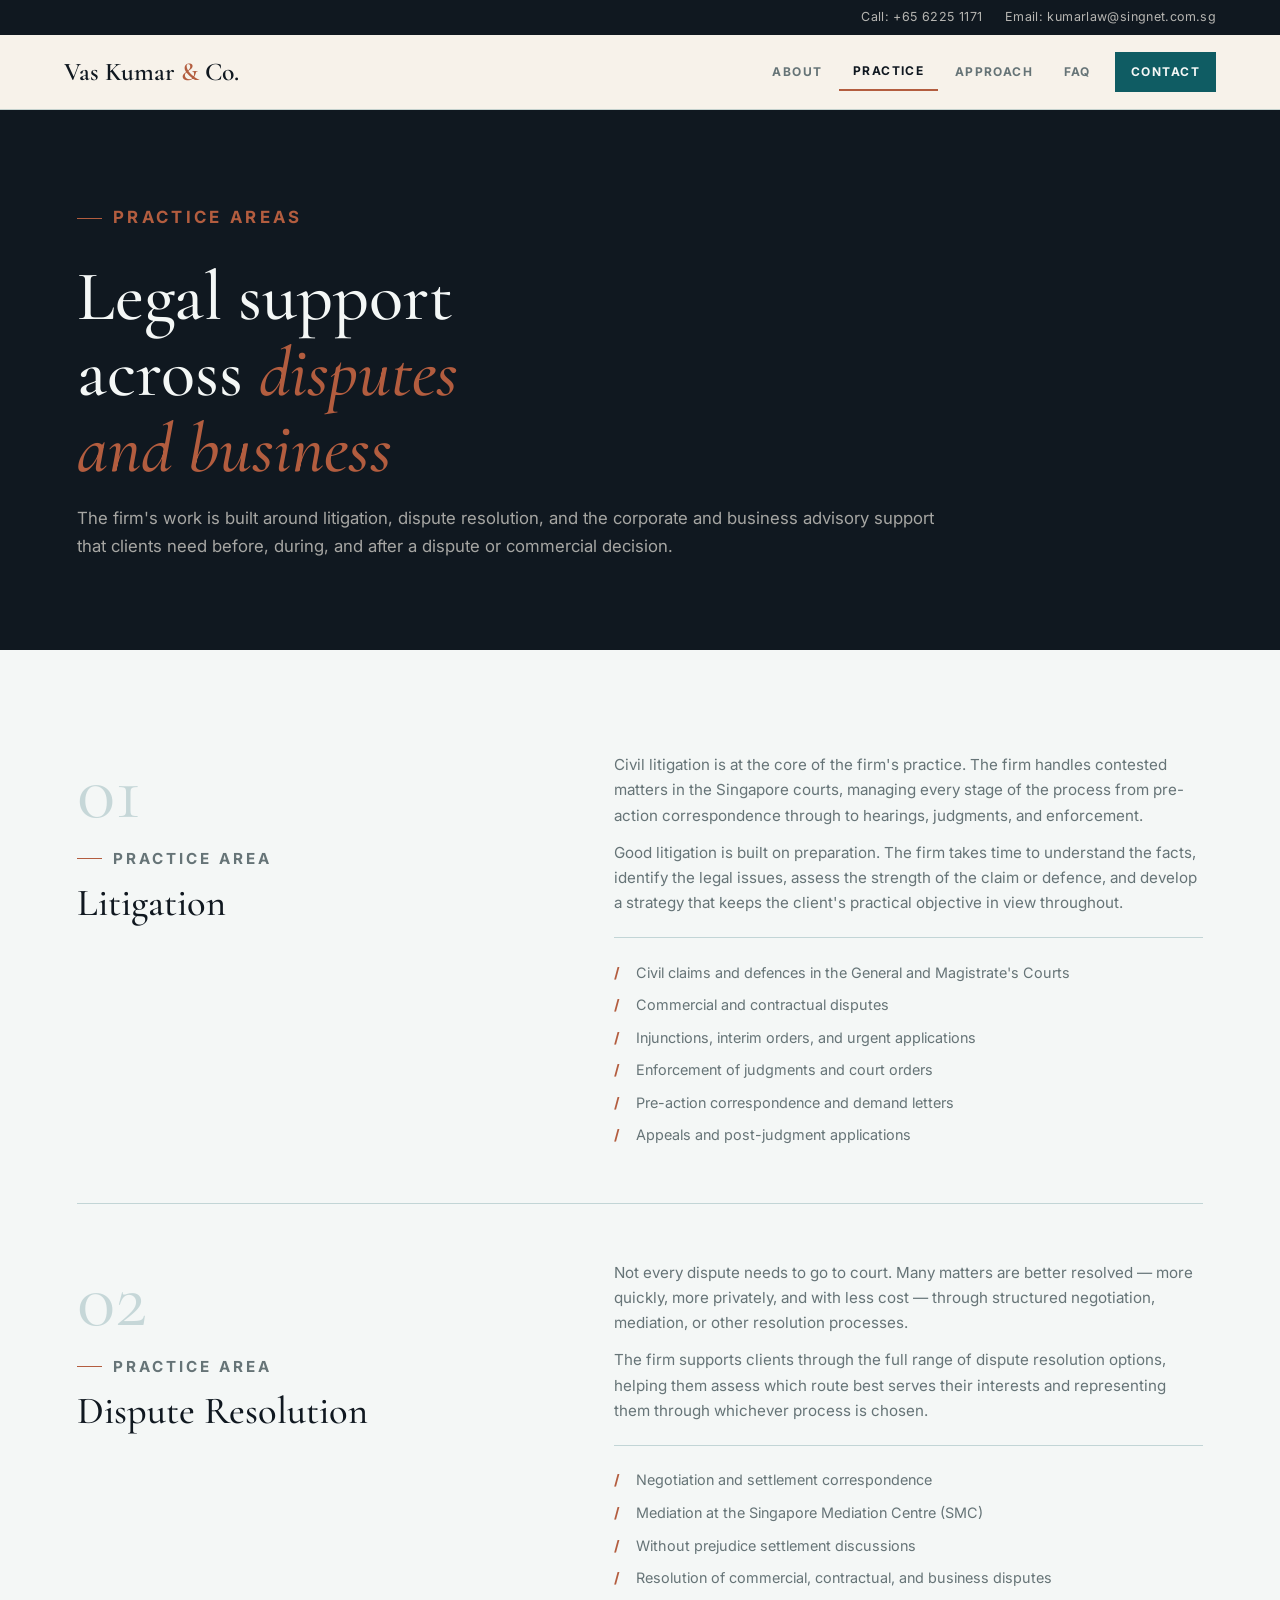
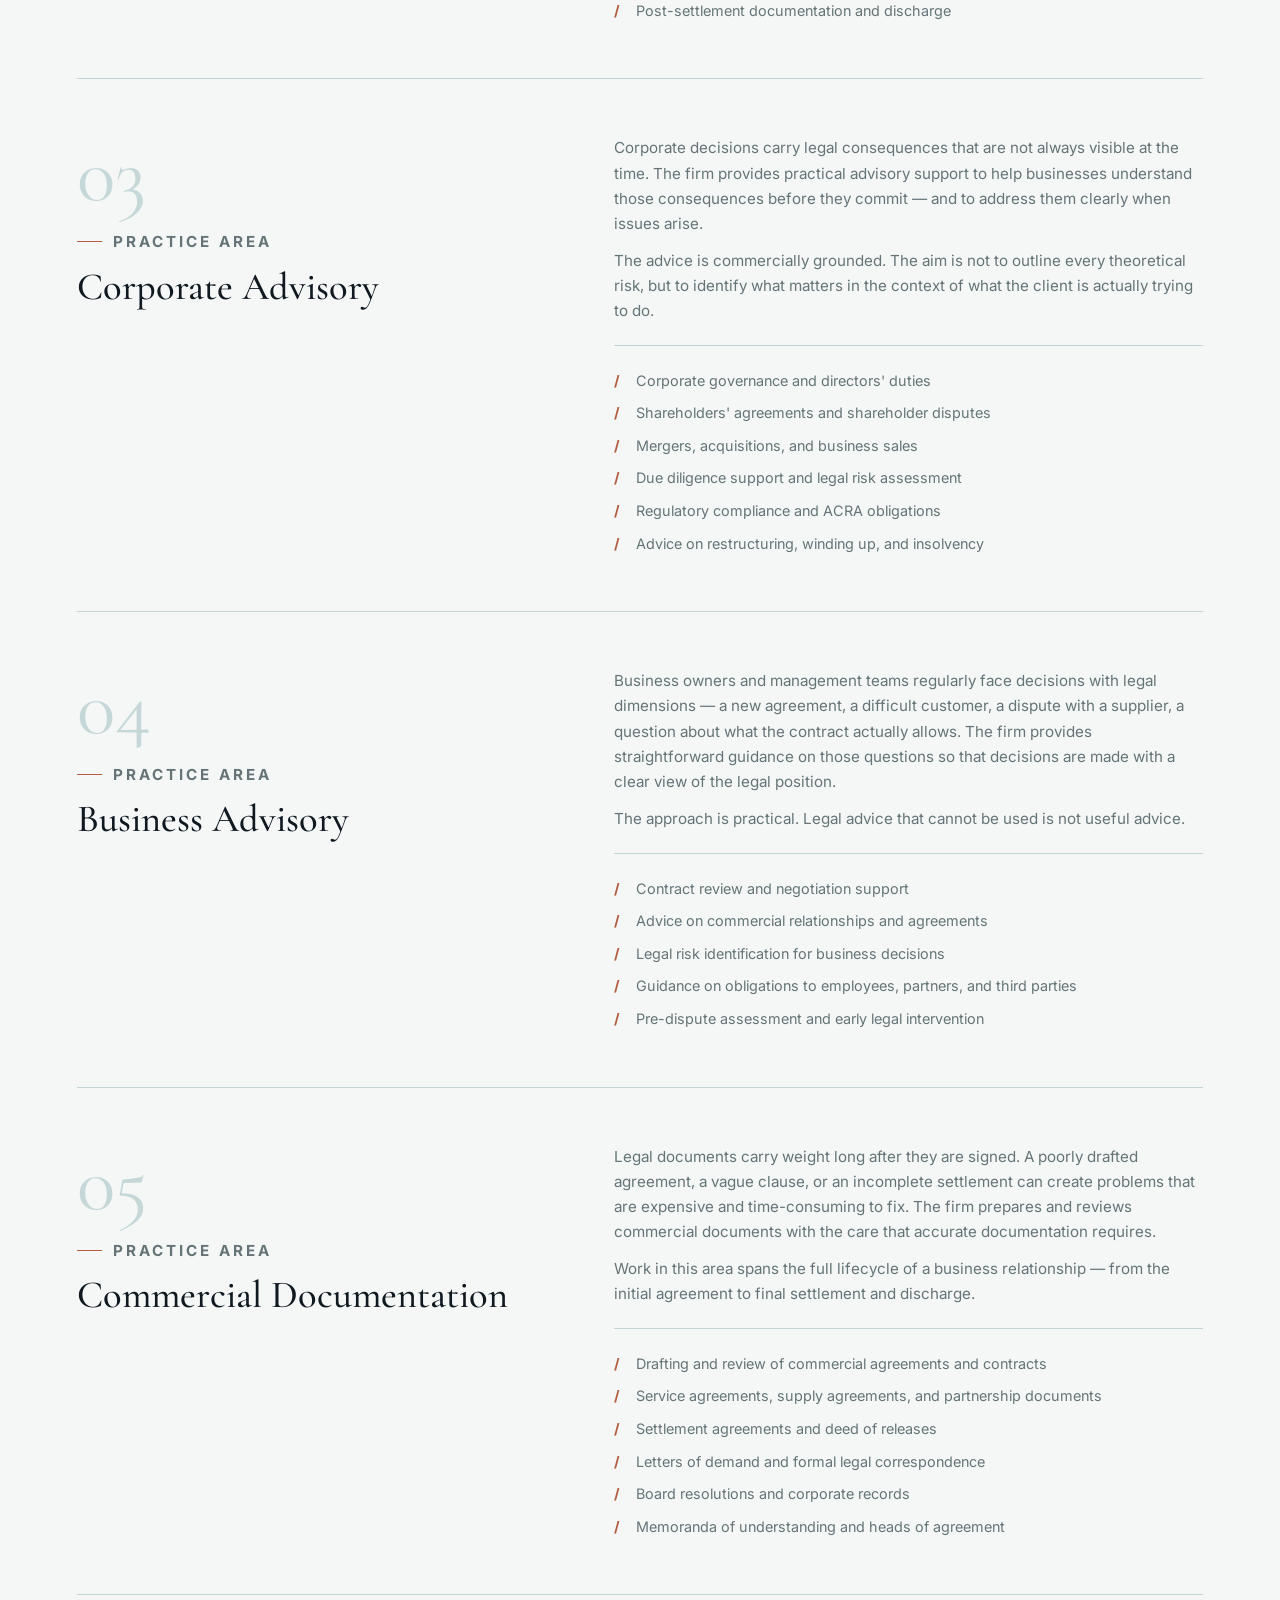
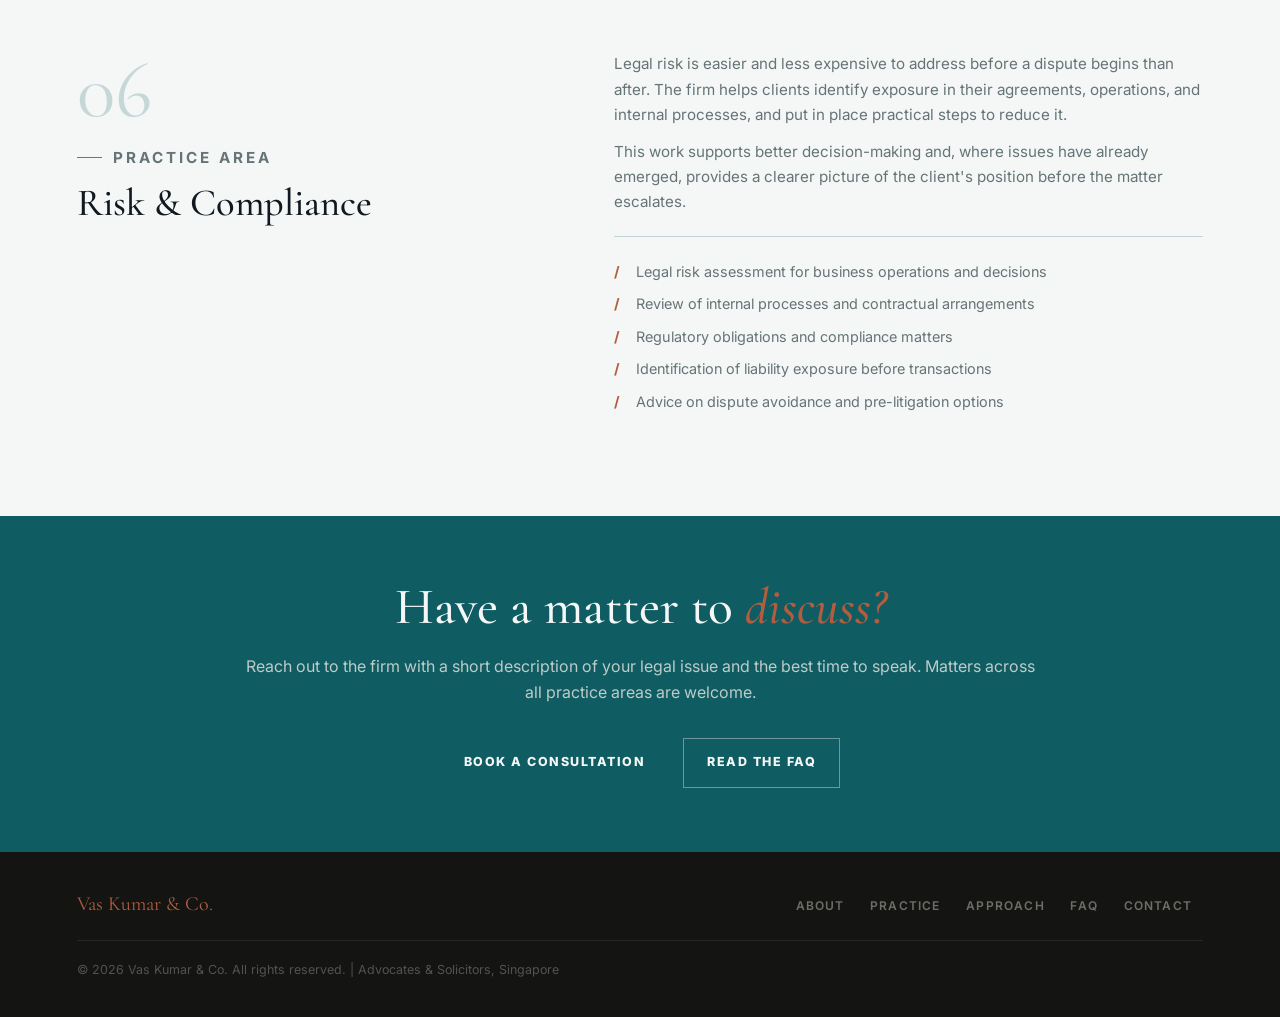
<file: practice.html>
<!DOCTYPE html>
<html lang="en">
<head>
  <meta charset="UTF-8" />
  <meta name="viewport" content="width=device-width, initial-scale=1.0" />
  <title>Practice Areas | Vas Kumar & Co.</title>
  <meta name="description" content="Vas Kumar & Co. handles litigation, dispute resolution, corporate advisory, business advisory, commercial documentation, and risk and compliance matters." />
  <link rel="preconnect" href="https://fonts.googleapis.com" />
  <link rel="preconnect" href="https://fonts.gstatic.com" crossorigin />
  <link href="https://fonts.googleapis.com/css2?family=Cormorant+Garamond:wght@400;500;600&family=Inter:wght@400;500;600;700&display=swap" rel="stylesheet" />
  <link rel="stylesheet" href="styles.css" />
</head>
<body>
  <a href="#main" class="skip-link">Skip to content</a>

  <div class="top-bar">
    <a href="tel:+6562251171">Call: +65 6225 1171</a>
    <a href="mailto:kumarlaw@singnet.com.sg">Email: kumarlaw@singnet.com.sg</a>
  </div>

  <nav class="site-nav" aria-label="Primary navigation">
    <a href="index.html" class="brand">Vas Kumar <span>&amp;</span> Co.</a>
    <button class="menu-toggle" type="button" aria-label="Toggle navigation" aria-expanded="false">
      <span></span><span></span><span></span>
    </button>
    <ul class="nav-links" id="navLinks">
      <li><a href="about.html">About</a></li>
      <li><a href="practice.html" class="active">Practice</a></li>
      <li><a href="approach.html">Approach</a></li>
      <li><a href="faq.html">FAQ</a></li>
      <li><a href="contact.html" class="nav-cta">Contact</a></li>
    </ul>
  </nav>

  <main id="main">
    <div class="page-hero">
      <p class="section-label">Practice Areas</p>
      <h1>Legal support across <em>disputes and business</em></h1>
      <p>The firm's work is built around litigation, dispute resolution, and the corporate and business advisory support that clients need before, during, and after a dispute or commercial decision.</p>
    </div>

    <section>
      <article class="practice-detail reveal">
        <div>
          <div class="practice-detail-num">01</div>
          <p class="section-label">Practice Area</p>
          <h2>Litigation</h2>
        </div>
        <div>
          <p>Civil litigation is at the core of the firm's practice. The firm handles contested matters in the Singapore courts, managing every stage of the process from pre-action correspondence through to hearings, judgments, and enforcement.</p>
          <p>Good litigation is built on preparation. The firm takes time to understand the facts, identify the legal issues, assess the strength of the claim or defence, and develop a strategy that keeps the client's practical objective in view throughout.</p>
          <ul class="practice-points">
            <li>Civil claims and defences in the General and Magistrate's Courts</li>
            <li>Commercial and contractual disputes</li>
            <li>Injunctions, interim orders, and urgent applications</li>
            <li>Enforcement of judgments and court orders</li>
            <li>Pre-action correspondence and demand letters</li>
            <li>Appeals and post-judgment applications</li>
          </ul>
        </div>
      </article>

      <article class="practice-detail reveal">
        <div>
          <div class="practice-detail-num">02</div>
          <p class="section-label">Practice Area</p>
          <h2>Dispute Resolution</h2>
        </div>
        <div>
          <p>Not every dispute needs to go to court. Many matters are better resolved — more quickly, more privately, and with less cost — through structured negotiation, mediation, or other resolution processes.</p>
          <p>The firm supports clients through the full range of dispute resolution options, helping them assess which route best serves their interests and representing them through whichever process is chosen.</p>
          <ul class="practice-points">
            <li>Negotiation and settlement correspondence</li>
            <li>Mediation at the Singapore Mediation Centre (SMC)</li>
            <li>Without prejudice settlement discussions</li>
            <li>Resolution of commercial, contractual, and business disputes</li>
            <li>Post-settlement documentation and discharge</li>
          </ul>
        </div>
      </article>

      <article class="practice-detail reveal">
        <div>
          <div class="practice-detail-num">03</div>
          <p class="section-label">Practice Area</p>
          <h2>Corporate Advisory</h2>
        </div>
        <div>
          <p>Corporate decisions carry legal consequences that are not always visible at the time. The firm provides practical advisory support to help businesses understand those consequences before they commit — and to address them clearly when issues arise.</p>
          <p>The advice is commercially grounded. The aim is not to outline every theoretical risk, but to identify what matters in the context of what the client is actually trying to do.</p>
          <ul class="practice-points">
            <li>Corporate governance and directors' duties</li>
            <li>Shareholders' agreements and shareholder disputes</li>
            <li>Mergers, acquisitions, and business sales</li>
            <li>Due diligence support and legal risk assessment</li>
            <li>Regulatory compliance and ACRA obligations</li>
            <li>Advice on restructuring, winding up, and insolvency</li>
          </ul>
        </div>
      </article>

      <article class="practice-detail reveal">
        <div>
          <div class="practice-detail-num">04</div>
          <p class="section-label">Practice Area</p>
          <h2>Business Advisory</h2>
        </div>
        <div>
          <p>Business owners and management teams regularly face decisions with legal dimensions — a new agreement, a difficult customer, a dispute with a supplier, a question about what the contract actually allows. The firm provides straightforward guidance on those questions so that decisions are made with a clear view of the legal position.</p>
          <p>The approach is practical. Legal advice that cannot be used is not useful advice.</p>
          <ul class="practice-points">
            <li>Contract review and negotiation support</li>
            <li>Advice on commercial relationships and agreements</li>
            <li>Legal risk identification for business decisions</li>
            <li>Guidance on obligations to employees, partners, and third parties</li>
            <li>Pre-dispute assessment and early legal intervention</li>
          </ul>
        </div>
      </article>

      <article class="practice-detail reveal">
        <div>
          <div class="practice-detail-num">05</div>
          <p class="section-label">Practice Area</p>
          <h2>Commercial Documentation</h2>
        </div>
        <div>
          <p>Legal documents carry weight long after they are signed. A poorly drafted agreement, a vague clause, or an incomplete settlement can create problems that are expensive and time-consuming to fix. The firm prepares and reviews commercial documents with the care that accurate documentation requires.</p>
          <p>Work in this area spans the full lifecycle of a business relationship — from the initial agreement to final settlement and discharge.</p>
          <ul class="practice-points">
            <li>Drafting and review of commercial agreements and contracts</li>
            <li>Service agreements, supply agreements, and partnership documents</li>
            <li>Settlement agreements and deed of releases</li>
            <li>Letters of demand and formal legal correspondence</li>
            <li>Board resolutions and corporate records</li>
            <li>Memoranda of understanding and heads of agreement</li>
          </ul>
        </div>
      </article>

      <article class="practice-detail reveal">
        <div>
          <div class="practice-detail-num">06</div>
          <p class="section-label">Practice Area</p>
          <h2>Risk & Compliance</h2>
        </div>
        <div>
          <p>Legal risk is easier and less expensive to address before a dispute begins than after. The firm helps clients identify exposure in their agreements, operations, and internal processes, and put in place practical steps to reduce it.</p>
          <p>This work supports better decision-making and, where issues have already emerged, provides a clearer picture of the client's position before the matter escalates.</p>
          <ul class="practice-points">
            <li>Legal risk assessment for business operations and decisions</li>
            <li>Review of internal processes and contractual arrangements</li>
            <li>Regulatory obligations and compliance matters</li>
            <li>Identification of liability exposure before transactions</li>
            <li>Advice on dispute avoidance and pre-litigation options</li>
          </ul>
        </div>
      </article>
    </section>

    <div class="cta-band reveal">
      <h2>Have a matter to <em>discuss?</em></h2>
      <p>Reach out to the firm with a short description of your legal issue and the best time to speak. Matters across all practice areas are welcome.</p>
      <div class="button-row" style="justify-content:center">
        <a href="contact.html" class="button button-primary">Book a Consultation</a>
        <a href="faq.html" class="button button-secondary">Read the FAQ</a>
      </div>
    </div>
  </main>

  <footer>
    <div class="footer-inner">
      <div class="footer-brand">Vas Kumar & Co.</div>
      <ul class="footer-nav">
        <li><a href="about.html">About</a></li>
        <li><a href="practice.html">Practice</a></li>
        <li><a href="approach.html">Approach</a></li>
        <li><a href="faq.html">FAQ</a></li>
        <li><a href="contact.html">Contact</a></li>
      </ul>
    </div>
    <p class="footer-copy">&copy; 2026 Vas Kumar & Co. All rights reserved. | Advocates & Solicitors, Singapore</p>
  </footer>

  <button class="back-to-top" type="button" aria-label="Back to top">&uarr;</button>

  <script src="scripts.js"></script>
</body>
</html>
</file>
<file: styles.css>
:root {
  --paper: #f4f7f6;
  --linen: #e3ecea;
  --mist: #fbfcfb;
  --charcoal: #101820;
  --ink: #243238;
  --muted: #667477;
  --teal: #0f5c63;
  --teal-dark: #0a3e43;
  --copper: #b35d3f;
  --line: rgba(15, 92, 99, 0.22);
  --white: #ffffff;
  --serif: "Cormorant Garamond", Georgia, serif;
  --sans: "Inter", Arial, sans-serif;
  --ease: cubic-bezier(.22, .61, .36, 1);
}

* {
  box-sizing: border-box;
  margin: 0;
  padding: 0;
}

html {
  scroll-behavior: smooth;
}

body {
  background: var(--paper);
  color: var(--ink);
  font-family: var(--sans);
  line-height: 1.65;
  overflow-x: hidden;
}

img {
  display: block;
  max-width: 100%;
}

a {
  color: inherit;
  text-decoration: none;
}

/* ── Skip link ── */
.skip-link {
  background: var(--charcoal);
  color: var(--paper);
  left: 1rem;
  padding: .65rem .9rem;
  position: fixed;
  top: -4rem;
  z-index: 999;
}

.skip-link:focus {
  top: 1rem;
}

/* ── Top bar ── */
.top-bar {
  align-items: center;
  background: var(--charcoal);
  color: rgba(247, 242, 234, .72);
  display: flex;
  font-size: .78rem;
  gap: 1.4rem;
  justify-content: flex-end;
  letter-spacing: .03em;
  padding: .45rem clamp(1.2rem, 5vw, 4.5rem);
}

.top-bar a:hover {
  color: var(--paper);
}

/* ── Site nav ── */
.site-nav {
  align-items: center;
  background: rgba(247, 242, 234, .96);
  border-bottom: 1px solid var(--line);
  display: flex;
  gap: 2rem;
  justify-content: space-between;
  padding: 1.05rem clamp(1.2rem, 5vw, 4.5rem);
  position: sticky;
  top: 0;
  z-index: 50;
}

.brand {
  color: var(--charcoal);
  font-family: var(--serif);
  font-size: clamp(1.35rem, 2vw, 1.75rem);
  font-weight: 600;
  line-height: 1;
  white-space: nowrap;
}

.brand span {
  color: var(--copper);
}

.nav-links {
  align-items: center;
  display: flex;
  gap: .2rem;
  list-style: none;
}

.nav-links a {
  color: var(--muted);
  display: block;
  font-size: .75rem;
  font-weight: 700;
  letter-spacing: .12em;
  padding: .5rem .85rem;
  text-transform: uppercase;
  transition: color .2s var(--ease);
  white-space: nowrap;
}

.nav-links a:hover,
.nav-links a.active {
  color: var(--charcoal);
}

.nav-links a.active {
  border-bottom: 2px solid var(--copper);
}

.nav-links .nav-cta {
  background: var(--teal);
  color: var(--paper);
  margin-left: .45rem;
  padding: .65rem 1rem;
  border-bottom: none;
}

.nav-links .nav-cta:hover,
.nav-links .nav-cta.active {
  background: var(--charcoal);
  color: var(--paper);
  border-bottom: none;
}

.menu-toggle {
  background: transparent;
  border: 0;
  cursor: pointer;
  display: none;
  height: 2rem;
  position: relative;
  width: 2rem;
}

.menu-toggle span {
  background: var(--charcoal);
  display: block;
  height: 2px;
  left: .25rem;
  position: absolute;
  width: 1.5rem;
}

.menu-toggle span:nth-child(1) { top: .55rem; }
.menu-toggle span:nth-child(2) { top: .95rem; }
.menu-toggle span:nth-child(3) { top: 1.35rem; }

/* ── Typography ── */
.eyebrow,
.section-label {
  align-items: center;
  color: var(--copper);
  display: inline-flex;
  font-size: .72rem;
  font-weight: 700;
  gap: .65rem;
  letter-spacing: .2em;
  margin-bottom: 1.1rem;
  text-transform: uppercase;
}

.eyebrow::before,
.section-label::before {
  background: var(--copper);
  content: "";
  display: block;
  height: 1px;
  width: 1.6rem;
}

h1, h2, h3 {
  color: var(--charcoal);
  font-family: var(--serif);
  font-weight: 500;
  line-height: 1.08;
}

h1 {
  font-size: clamp(3rem, 7vw, 5.8rem);
  letter-spacing: 0;
  max-width: 10ch;
}

h1 em, h2 em {
  color: var(--copper);
  font-style: italic;
}

.section-heading {
  font-size: clamp(2.2rem, 4.5vw, 4rem);
  max-width: 11ch;
}

.section-intro {
  color: var(--muted);
  font-size: 1rem;
  margin-top: 1rem;
  max-width: 48rem;
}

/* ── Buttons ── */
.button-row {
  display: flex;
  flex-wrap: wrap;
  gap: .85rem;
}

.button {
  border: 1.5px solid transparent;
  cursor: pointer;
  display: inline-flex;
  font-size: .78rem;
  font-weight: 800;
  justify-content: center;
  letter-spacing: .12em;
  min-height: 3rem;
  padding: .85rem 1.45rem;
  text-transform: uppercase;
  transition: background .2s var(--ease), border .2s var(--ease), color .2s var(--ease), transform .2s var(--ease);
}

.button:hover {
  transform: translateY(-2px);
}

.button-primary {
  background: var(--teal);
  color: var(--paper);
}

.button-primary:hover {
  background: var(--charcoal);
}

.button-secondary {
  border-color: var(--line);
  color: var(--ink);
}

.button-secondary:hover {
  border-color: var(--teal);
  color: var(--teal);
}

/* ── Sections ── */
section {
  padding: clamp(4rem, 8vw, 7rem) clamp(1.5rem, 6vw, 5rem);
}

/* ── Hero (home only) ── */
.hero {
  display: grid;
  grid-template-columns: minmax(0, 1fr) minmax(360px, .9fr);
  min-height: calc(100vh - 96px);
}

.hero-copy {
  align-items: flex-start;
  display: flex;
  flex-direction: column;
  justify-content: center;
  padding: clamp(3rem, 7vw, 6.5rem) clamp(1.5rem, 6vw, 5rem);
}

.hero-intro {
  color: var(--muted);
  font-size: clamp(1rem, 1.4vw, 1.12rem);
  margin-top: 1.35rem;
  max-width: 42rem;
}

.hero-points {
  display: grid;
  gap: .5rem;
  list-style: none;
  margin: 1.7rem 0 2.2rem;
}

.hero-points li {
  color: var(--muted);
  font-size: .95rem;
  padding-left: 1.35rem;
  position: relative;
}

.hero-points li::before {
  color: var(--copper);
  content: "/";
  font-weight: 700;
  left: 0;
  position: absolute;
}

.hero-media {
  background: var(--linen);
  min-height: 34rem;
  overflow: hidden;
  position: relative;
}

.hero-media img {
  height: 100%;
  object-fit: cover;
  width: 100%;
}

.hero-note,
.hero-badge {
  position: absolute;
  z-index: 2;
}

.hero-note {
  background: rgba(31, 33, 29, .82);
  color: rgba(247, 242, 234, .78);
  font-size: .72rem;
  letter-spacing: .08em;
  line-height: 1.55;
  max-width: 14rem;
  padding: .85rem 1rem;
  right: 1.5rem;
  text-transform: uppercase;
  top: 1.5rem;
}

.hero-badge {
  background: var(--teal);
  bottom: 1.5rem;
  color: var(--paper);
  font-size: .75rem;
  font-weight: 700;
  left: 1.5rem;
  letter-spacing: .1em;
  padding: .75rem 1rem;
  text-transform: uppercase;
}

/* ── Page hero (inner pages) ── */
.page-hero {
  background: var(--charcoal);
  color: var(--paper);
  padding: clamp(3.5rem, 7vw, 6rem) clamp(1.5rem, 6vw, 5rem);
}

.page-hero .section-label {
  color: var(--copper);
}

.page-hero h1 {
  color: var(--paper);
  font-size: clamp(2.6rem, 5.5vw, 5rem);
  margin: .6rem 0 1.1rem;
  max-width: 14ch;
}

.page-hero p {
  color: rgba(247, 242, 234, .65);
  font-size: 1.05rem;
  max-width: 54rem;
}

/* ── About section (home + about page) ── */
.about {
  background: var(--charcoal);
  color: var(--paper);
  text-align: center;
}

.about .section-label {
  color: var(--copper);
  justify-content: center;
}

.about .section-label::before {
  background: var(--copper);
}

.about h2 {
  color: var(--paper);
  font-size: clamp(2.4rem, 5vw, 4.2rem);
  margin: 0 auto;
  max-width: 15ch;
}

.about p {
  color: rgba(247, 242, 234, .68);
  margin: 1.3rem auto 0;
  max-width: 58rem;
}

.cred-row {
  border: 1px solid rgba(15, 92, 99, .28);
  display: grid;
  grid-template-columns: repeat(3, 1fr);
  margin: 3rem auto 0;
  max-width: 900px;
}

.cred {
  padding: 1.7rem 1.2rem;
}

.cred + .cred {
  border-left: 1px solid rgba(15, 92, 99, .28);
}

.cred strong {
  color: var(--paper);
  display: block;
  font-family: var(--serif);
  font-size: 2rem;
  font-weight: 500;
  line-height: 1;
}

.cred span {
  color: rgba(247, 242, 234, .46);
  display: block;
  font-size: .72rem;
  font-weight: 800;
  letter-spacing: .14em;
  margin-top: .55rem;
  text-transform: uppercase;
}

/* ── About page body content ── */
.about-body {
  display: grid;
  gap: 3.5rem;
  grid-template-columns: 1fr 1fr;
}

.about-body h2 {
  font-size: clamp(2rem, 3.5vw, 3.2rem);
}

.about-body p {
  color: var(--muted);
  font-size: .97rem;
  margin-top: 1rem;
}

.about-body p + p {
  margin-top: .85rem;
}

.principal-block {
  background: var(--linen);
  border-left: 3px solid var(--copper);
  padding: 2rem 2.2rem;
}

.principal-block h3 {
  font-size: 1.7rem;
  margin-bottom: .3rem;
}

.principal-block .role {
  color: var(--copper);
  font-size: .75rem;
  font-weight: 700;
  letter-spacing: .14em;
  text-transform: uppercase;
}

.principal-block p {
  color: var(--muted);
  font-size: .93rem;
  margin-top: .9rem;
}

/* ── Practice section ── */
.practice-header {
  display: grid;
  gap: 3rem;
  grid-template-columns: .8fr 1.2fr;
}

.practice-grid {
  background: var(--line);
  border: 1px solid var(--line);
  display: grid;
  gap: 1px;
  grid-column: 1 / -1;
  grid-template-columns: repeat(3, 1fr);
  margin-top: 3rem;
}

.practice-card {
  background: var(--paper);
  min-height: 17rem;
  padding: 2.2rem;
  transition: background .25s var(--ease);
}

.practice-card:hover {
  background: var(--teal);
}

.practice-card .card-mark {
  color: var(--copper);
  display: block;
  font-size: .78rem;
  font-weight: 800;
  letter-spacing: .16em;
  margin-bottom: 1rem;
}

.practice-card h3 {
  font-size: 1.55rem;
  margin-bottom: .8rem;
}

.practice-card p {
  color: var(--muted);
  font-size: .92rem;
}

.practice-card:hover h3,
.practice-card:hover p,
.practice-card:hover .card-mark {
  color: var(--paper);
}

/* ── Practice detail sections (practice.html) ── */
.practice-detail {
  border-bottom: 1px solid var(--line);
  display: grid;
  gap: 3.5rem;
  grid-template-columns: .9fr 1.1fr;
  padding-bottom: 3.5rem;
  margin-bottom: 3.5rem;
}

.practice-detail:last-child {
  border-bottom: 0;
  margin-bottom: 0;
  padding-bottom: 0;
}

.practice-detail-num {
  color: rgba(15, 92, 99, .2);
  font-family: var(--serif);
  font-size: 5rem;
  line-height: 1;
  margin-bottom: .5rem;
}

.practice-detail h2 {
  font-size: clamp(1.8rem, 3vw, 2.8rem);
  margin-bottom: .9rem;
}

.practice-detail p {
  color: var(--muted);
  font-size: .95rem;
  margin-bottom: .75rem;
}

.practice-points {
  border-top: 1px solid var(--line);
  display: grid;
  gap: .55rem;
  list-style: none;
  margin-top: 1.4rem;
  padding-top: 1.4rem;
}

.practice-points li {
  color: var(--muted);
  font-size: .9rem;
  padding-left: 1.35rem;
  position: relative;
}

.practice-points li::before {
  color: var(--copper);
  content: "/";
  font-weight: 700;
  left: 0;
  position: absolute;
}

/* ── Why / Approach section ── */
.why {
  background: var(--linen);
  align-items: start;
  display: grid;
  gap: 3rem;
  grid-template-columns: .8fr 1.2fr;
}

.why-list {
  border-top: 1px solid var(--line);
}

.why-item {
  border-bottom: 1px solid var(--line);
  display: grid;
  gap: 1.2rem;
  grid-template-columns: 3.25rem 1fr;
  padding: 1.45rem 0;
}

.why-number {
  color: var(--copper);
  font-family: var(--serif);
  font-size: 1.25rem;
}

.why-item h3 {
  font-size: 1.35rem;
  margin-bottom: .35rem;
}

.why-item p {
  color: var(--muted);
  font-size: .92rem;
}

/* ── Process section ── */
.process {
  background: var(--mist);
}

.process-grid {
  display: grid;
  gap: 1px;
  grid-template-columns: repeat(3, 1fr);
  margin-top: 3rem;
}

.process-step {
  border-right: 1px solid var(--line);
  padding: 0 2.2rem;
}

.process-step:first-child {
  padding-left: 0;
}

.process-step:last-child {
  border-right: 0;
  padding-right: 0;
}

.step-number {
  color: rgba(15, 92, 99, .26);
  font-family: var(--serif);
  font-size: 4rem;
  line-height: 1;
  margin-bottom: 1rem;
}

.process-step h3 {
  font-size: 1.45rem;
  margin-bottom: .7rem;
}

.process-step p {
  color: var(--muted);
  font-size: .92rem;
}

/* ── FAQ section ── */
.faq {
  background: var(--paper);
}

.faq-layout {
  display: grid;
  gap: 3rem;
  grid-template-columns: .8fr 1.2fr;
}

.faq-list {
  display: grid;
  gap: .85rem;
}

.faq-item {
  border: 1px solid var(--line);
  background: rgba(255, 255, 255, .22);
}

.faq-question {
  align-items: center;
  background: transparent;
  border: 0;
  color: var(--charcoal);
  cursor: pointer;
  display: flex;
  font-family: var(--serif);
  font-size: 1.25rem;
  justify-content: space-between;
  padding: 1.15rem 1.25rem;
  text-align: left;
  width: 100%;
}

.faq-question span {
  color: var(--copper);
  font-family: var(--sans);
  font-size: 1.1rem;
  margin-left: 1rem;
  transition: transform .2s var(--ease);
  flex-shrink: 0;
}

.faq-item.open .faq-question span {
  transform: rotate(45deg);
}

.faq-answer {
  max-height: 0;
  overflow: hidden;
  transition: max-height .28s var(--ease);
}

.faq-answer-inner {
  color: var(--muted);
  font-size: .92rem;
  padding: 0 1.25rem 1.25rem;
}

/* ── FAQ page category ── */
.faq-category {
  font-size: .72rem;
  font-weight: 700;
  letter-spacing: .18em;
  color: var(--copper);
  text-transform: uppercase;
  margin: 2.5rem 0 1rem;
}

.faq-category:first-child {
  margin-top: 0;
}

/* ── Contact section ── */
.contact {
  background: var(--charcoal);
  color: var(--paper);
  text-align: center;
}

.contact h2 {
  color: var(--paper);
  font-size: clamp(2.35rem, 5vw, 4.5rem);
  margin: 0 auto;
  max-width: 13ch;
}

.contact .section-label {
  justify-content: center;
}

.contact .section-intro {
  color: rgba(247, 242, 234, .64);
  margin-left: auto;
  margin-right: auto;
}

.contact-grid {
  border: 1px solid rgba(15, 92, 99, .28);
  display: grid;
  grid-template-columns: repeat(3, 1fr);
  margin: 3rem 0;
  text-align: left;
}

.contact-card {
  padding: 2rem;
}

.contact-card + .contact-card {
  border-left: 1px solid rgba(15, 92, 99, .28);
}

.contact-card h3 {
  color: var(--copper);
  font-family: var(--sans);
  font-size: .72rem;
  font-weight: 800;
  letter-spacing: .16em;
  margin-bottom: .8rem;
  text-transform: uppercase;
}

.contact-card p,
.contact-card a {
  color: rgba(247, 242, 234, .7);
  display: block;
  font-size: .95rem;
}

.contact-card a:hover {
  color: var(--paper);
}

/* ── Contact page form ── */
.contact-page {
  background: var(--paper);
}

.contact-page-grid {
  display: grid;
  gap: 4rem;
  grid-template-columns: 1fr 1.25fr;
}

.contact-info h2 {
  font-size: clamp(2rem, 3.5vw, 3.2rem);
  margin-bottom: 1rem;
}

.contact-info p {
  color: var(--muted);
  font-size: .95rem;
  margin-bottom: 1.5rem;
}

.contact-detail {
  border-top: 1px solid var(--line);
  display: grid;
  gap: .9rem;
  grid-template-columns: 1fr;
  padding-top: 1.6rem;
}

.contact-detail-item {
  display: grid;
  gap: .4rem;
}

.contact-detail-label {
  color: var(--copper);
  font-size: .68rem;
  font-weight: 800;
  letter-spacing: .18em;
  text-transform: uppercase;
}

.contact-detail-value {
  color: var(--ink);
  font-size: .95rem;
}

.contact-detail-value a:hover {
  color: var(--teal);
}

.contact-form-block {
  background: var(--mist);
  border: 1px solid var(--line);
  padding: 2.5rem;
}

.contact-form-block h3 {
  font-size: 1.8rem;
  margin-bottom: 1.6rem;
}

.form-group {
  display: grid;
  gap: .45rem;
  margin-bottom: 1.25rem;
}

.form-group label {
  color: var(--ink);
  font-size: .72rem;
  font-weight: 700;
  letter-spacing: .1em;
  text-transform: uppercase;
}

.form-group input,
.form-group select,
.form-group textarea {
  background: var(--paper);
  border: 1.5px solid var(--line);
  color: var(--ink);
  font-family: var(--sans);
  font-size: .95rem;
  padding: .75rem 1rem;
  transition: border .2s var(--ease);
  width: 100%;
}

.form-group input:focus,
.form-group select:focus,
.form-group textarea:focus {
  border-color: var(--teal);
  outline: none;
}

.form-group textarea {
  min-height: 7rem;
  resize: vertical;
}

.form-row {
  display: grid;
  gap: 1rem;
  grid-template-columns: 1fr 1fr;
}

.form-note {
  color: var(--muted);
  font-size: .8rem;
  margin-top: 1.1rem;
}

/* ── CTA band ── */
.cta-band {
  background: var(--teal);
  color: var(--paper);
  padding: clamp(3rem, 5vw, 4.5rem) clamp(1.5rem, 6vw, 5rem);
  text-align: center;
}

.cta-band h2 {
  color: var(--paper);
  font-size: clamp(2rem, 4vw, 3.5rem);
  margin-bottom: 1.1rem;
}

.cta-band p {
  color: rgba(247, 242, 234, .75);
  margin: 0 auto 2rem;
  max-width: 50rem;
}

.cta-band .button-secondary {
  border-color: rgba(247, 242, 234, .4);
  color: var(--paper);
}

.cta-band .button-secondary:hover {
  border-color: var(--paper);
  color: var(--paper);
}

/* ── Footer ── */
footer {
  background: #141512;
  color: rgba(247, 242, 234, .38);
  padding: 2.25rem clamp(1.5rem, 6vw, 5rem);
}

.footer-inner {
  align-items: center;
  display: flex;
  flex-wrap: wrap;
  gap: 1.5rem;
  justify-content: space-between;
}

.footer-brand {
  color: var(--copper);
  font-family: var(--serif);
  font-size: 1.25rem;
}

.footer-nav {
  display: flex;
  flex-wrap: wrap;
  gap: .2rem;
  list-style: none;
}

.footer-nav a {
  color: rgba(247, 242, 234, .4);
  font-size: .75rem;
  font-weight: 600;
  letter-spacing: .1em;
  padding: .3rem .7rem;
  text-transform: uppercase;
  transition: color .2s var(--ease);
}

.footer-nav a:hover {
  color: rgba(247, 242, 234, .8);
}

.footer-copy {
  color: rgba(247, 242, 234, .28);
  font-size: .78rem;
  margin-top: 1.2rem;
  padding-top: 1.2rem;
  border-top: 1px solid rgba(247, 242, 234, .08);
}

/* ── Back to top ── */
.back-to-top {
  align-items: center;
  background: var(--charcoal);
  border: 1px solid rgba(247, 242, 234, .14);
  bottom: 1.1rem;
  color: var(--paper);
  cursor: pointer;
  display: flex;
  height: 2.75rem;
  justify-content: center;
  opacity: 0;
  pointer-events: none;
  position: fixed;
  right: 1.1rem;
  transform: translateY(10px);
  transition: opacity .2s var(--ease), transform .2s var(--ease);
  width: 2.75rem;
  z-index: 40;
}

.back-to-top.visible {
  opacity: 1;
  pointer-events: auto;
  transform: translateY(0);
}

/* ── Reveal animation ── */
.reveal {
  opacity: 0;
  transform: translateY(22px);
  transition: opacity .65s var(--ease), transform .65s var(--ease);
}

.reveal.visible {
  opacity: 1;
  transform: translateY(0);
}

/* ── Responsive ── */
@media (max-width: 980px) {
  .top-bar {
    display: none;
  }

  .site-nav {
    padding: .95rem 1.2rem;
  }

  .menu-toggle {
    display: block;
  }

  .nav-links {
    align-items: stretch;
    background: var(--paper);
    border-bottom: 1px solid var(--line);
    display: none;
    flex-direction: column;
    left: 0;
    padding: 1rem 1.2rem;
    position: absolute;
    right: 0;
    top: 100%;
  }

  .nav-links.open {
    display: flex;
  }

  .nav-links a,
  .nav-links .nav-cta {
    margin: 0;
    padding: .85rem 0;
  }

  .nav-links a.active {
    border-bottom: none;
    border-left: 3px solid var(--copper);
    padding-left: .85rem;
  }

  .nav-links .nav-cta.active {
    border-left: none;
  }

  .hero,
  .practice-header,
  .why,
  .faq-layout,
  .about-body,
  .contact-page-grid {
    grid-template-columns: 1fr;
  }

  .hero {
    min-height: 0;
  }

  .hero-media {
    min-height: 24rem;
    order: -1;
  }

  h1 {
    max-width: 12ch;
  }

  .practice-grid,
  .process-grid,
  .contact-grid {
    grid-template-columns: 1fr;
  }

  .practice-card {
    min-height: auto;
  }

  .process-step,
  .process-step:first-child,
  .process-step:last-child {
    border-bottom: 1px solid var(--line);
    border-right: 0;
    padding: 1.6rem 0;
  }

  .process-step:last-child {
    border-bottom: 0;
  }

  .contact-card + .contact-card,
  .cred + .cred {
    border-left: 0;
    border-top: 1px solid rgba(15, 92, 99, .28);
  }

  .cred-row {
    grid-template-columns: 1fr;
  }

  .practice-detail {
    grid-template-columns: 1fr;
    gap: 1.5rem;
  }

  .footer-inner {
    flex-direction: column;
    align-items: flex-start;
  }

  .form-row {
    grid-template-columns: 1fr;
  }
}

@media (max-width: 560px) {
  .hero-copy {
    padding: 2.8rem 1.2rem 3.5rem;
  }

  section {
    padding: 4rem 1.2rem;
  }

  .button {
    width: 100%;
  }

  .hero-note {
    left: 1rem;
    max-width: calc(100% - 2rem);
    right: 1rem;
  }

  .hero-badge {
    bottom: 1rem;
    left: 1rem;
  }

  .contact-form-block {
    padding: 1.5rem;
  }
}
</file>
